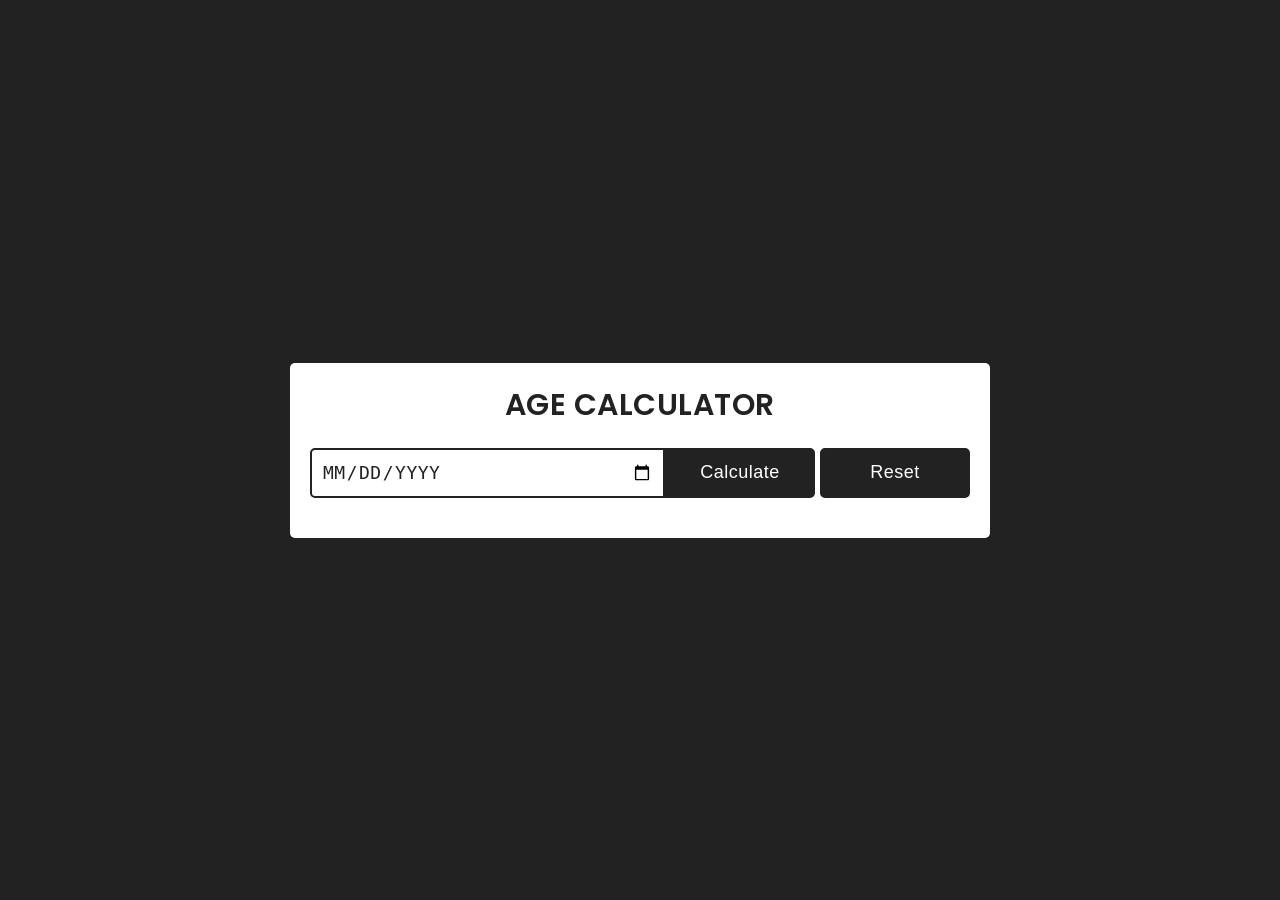
<file: Age-Calculator/index.html>
<!DOCTYPE html>
<html lang="en">
  <!-- head -->
  <head>  
    <!-- meta tags for character set and viewport -->
    <meta charset="UTF-8" />
    <meta name="viewport" content="width=device-width, initial-scale=1.0" />
    <!-- link to the external stylesheet -->
    <link rel="stylesheet" href="./CSS/style.css" />
    <!-- title of the page -->
    <title>Age Calculator</title>
  </head> 
  <!-- body -->
  <body>
    <!-- calculator section -->
    <section class="calculator"> 
      <!-- calculator title -->
      <div class="calculator-title">
        <h1>age calculator</h1>
      </div>
      <!-- calculator center -->
      <div class="calculator-center">
        <form>
          <input type="date" id="dob" />
          <button type="button" class="calculate-btn btn" id="calculate-btn">
            calculate
          </button>
          <button type="reset" class="reset-btn btn" id="reset-btn">
            reset
          </button>
        </form>
        <p class="result hide" id="result">
          Your age is <span id="years"></span> years
          <span id="months"></span> months <span id="days"></span> days.
        </p>
      </div>
    </section>
    
    <!-- link to external javascript file -->
    <script src="./JS/script.js"></script>
  </body>
</html>
</file>
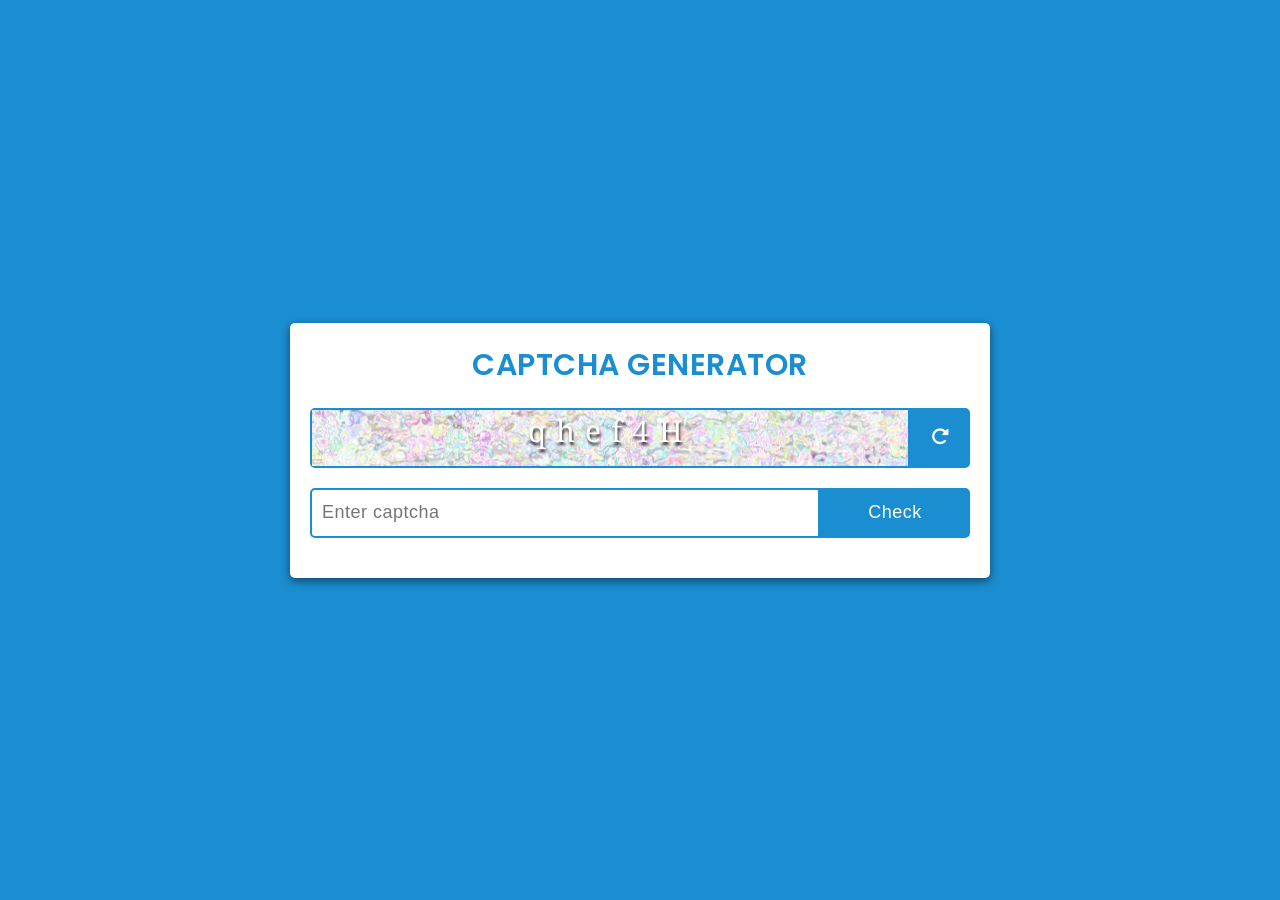
<file: Captcha-Generator/index.html>
<!DOCTYPE html>
<html lang="en">
  <!-- head --> 
  <head>
    <!-- meta tags for character set and viewport -->
    <meta charset="UTF-8" />
    <meta name="viewport" content="width=device-width, initial-scale=1.0" />
    <!-- link to font awesome library for icons -->
    <link
      rel="stylesheet"
      href="https://cdnjs.cloudflare.com/ajax/libs/font-awesome/6.4.2/css/all.min.css"
      integrity="sha512-z3gLpd7yknf1YoNbCzqRKc4qyor8gaKU1qmn+CShxbuBusANI9QpRohGBreCFkKxLhei6S9CQXFEbbKuqLg0DA=="
      crossorigin="anonymous"
      referrerpolicy="no-referrer"
    />
    <!-- link to the external stylesheet -->
    <link rel="stylesheet" href="./CSS/style.css" />
    <!-- title of the page -->
    <title>Captcha Generator</title>
  </head>
  <!-- body -->
  <body> 
    <!-- captcha section -->
    <section class="captcha">
      <!-- captcha title -->
      <div class="captcha-title">
        <h1>captcha generator</h1> 
      </div>
      <!-- captcha center -->
      <div class="captcha-center">
        <div class="captcha-area">
          <div>
            <img src="./assets/captcha-bg.png" alt="captcha background" />
            <span class="captcha-text" id="captcha-text"></span>
          </div>
          <button type="button" class="reload-btn btn" id="reload-btn">
            <i class="fas fa-redo-alt"></i>
          </button>
        </div>
        <form>
          <input type="text" placeholder="Enter captcha" id="input-captcha" />
          <button type="button" id="check-btn" class="check-btn btn">
            check
          </button>
        </form>
        <p class="status-text hide" id="status-text"></p>
      </div>
    </section>
    <!-- link to external javascript file -->
    <script src="./JS/script.js"></script>
  </body>
</html>
</file>
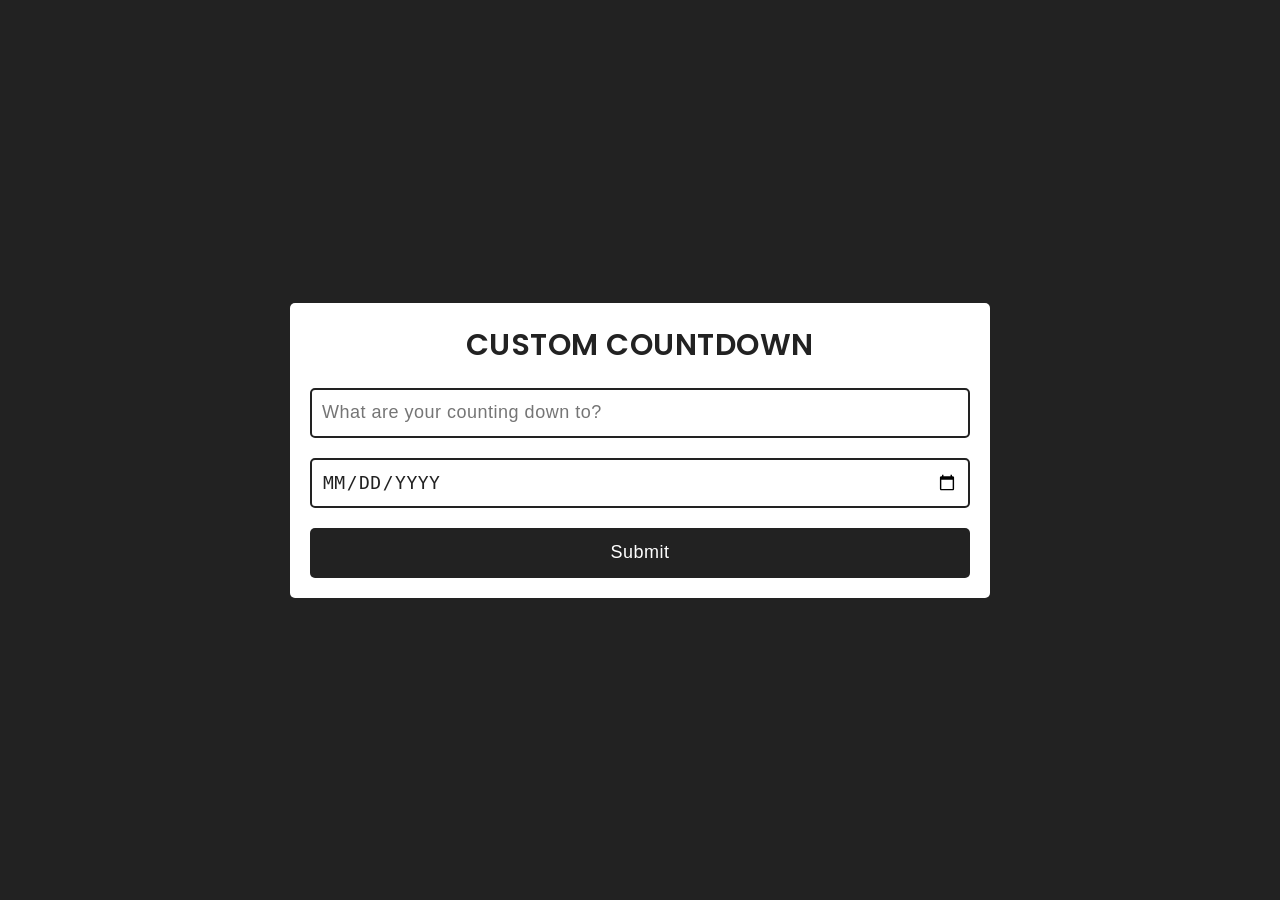
<file: Custom-Countdown/index.html>
<!DOCTYPE html>
<html lang="en">
  <!-- head -->
  <head>
    <!-- meta tags for character set and viewport -->
    <meta charset="UTF-8" />
    <meta name="viewport" content="width=device-width, initial-scale=1.0" />
    <!-- link to font awesome library for icons -->
    <link
      rel="stylesheet"
      href="https://cdnjs.cloudflare.com/ajax/libs/font-awesome/6.4.2/css/all.min.css"
      integrity="sha512-z3gLpd7yknf1YoNbCzqRKc4qyor8gaKU1qmn+CShxbuBusANI9QpRohGBreCFkKxLhei6S9CQXFEbbKuqLg0DA=="
      crossorigin="anonymous"
      referrerpolicy="no-referrer"
    />
    <!-- link to the external stylesheet -->
    <link rel="stylesheet" href="./CSS/style.css" />
    <!-- title of the page -->
    <title>Custom Countdown</title>
  </head>
  <!-- body -->
  <body>
    <!--countdown setter section  -->
    <section class="countdown-setter" id="countdown-setter">
      <!-- countdown setter title -->
      <div class="countdown-setter-title">
        <h1>custom countdown</h1>
      </div>
      <!-- countdown setter center -->
      <div class="countdown-setter-center">
        <form>
          <input
            type="text"
            placeholder="What are your counting down to?"
            id="input-text"
            class="input-text"
          />
          <input type="date" id="input-date" class="input-date" />
          <button type="button" class="submit-btn btn" id="submit-btn">
            submit
          </button>
        </form>
      </div>
    </section>

    <!-- countdown time section -->
    <section class="countdown-time hide" id="countdown-time">
      <!-- countdown time title -->
      <div class="countdown-time-title">
        <h1 id="countdown-time-title"></h1>
      </div>
      <!-- countdown time center -->
      <div class="countdown-time-center">
        <div>
          <div><span>30</span>days</div>
          <div><span>12</span>hours</div>
          <div><span>65</span>minutes</div>
          <div><span>43</span>seconds</div>
        </div>
        <button type="button" class="reset-btn btn" id="reset-btn">
          reset
        </button>
      </div>
    </section>

    <!-- countdown complete section -->
    <section class="countdown-complete hide" id="countdown-complete">
      <!-- countdown complete center -->
      <div class="countdown-complete-center">
        <p>countdown is completed!</p>
        <button id="new-btn" class="new-btn btn">new countdown</button>
      </div>
    </section>

    <div class="loader hide" id="loader"></div>

    <!-- link to external javascript file -->
    <script src="./JS/script.js"></script>
  </body>
</html>
</file>
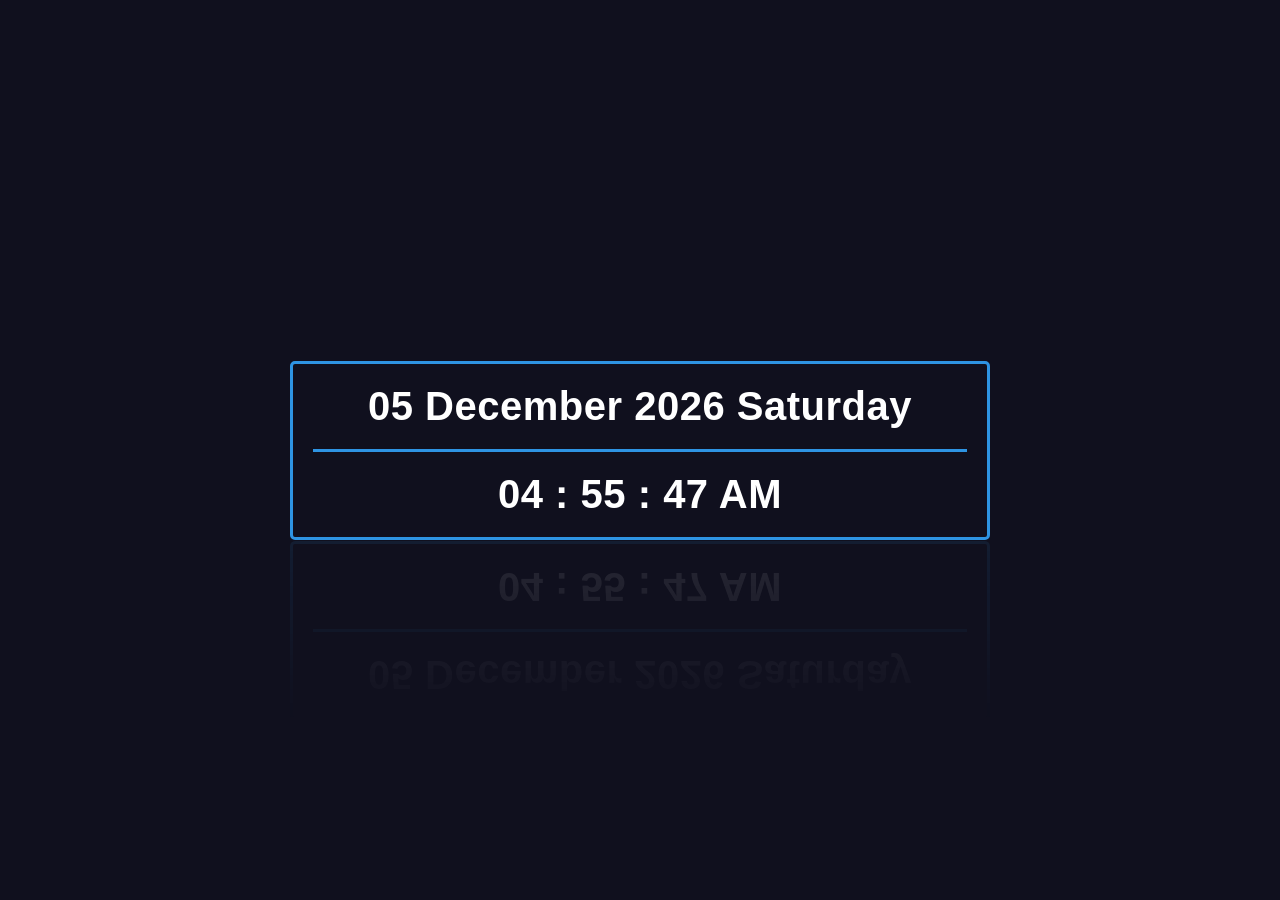
<file: Digital-Clock/index.html>
<!DOCTYPE html>
<html lang="en">
  <!-- head -->
  <head>
    <!-- meta tags for character set and viewport -->
    <meta charset="UTF-8" />
    <meta name="viewport" content="width=device-width, initial-scale=1.0" />
    <!-- link to the external stylesheet -->
    <link rel="stylesheet" href="./CSS/style.css" />
    <!-- title of the page -->
    <title>Digital Clock</title>
  </head>
  <!-- body -->
  <body>
    <!-- digital clock section -->   
    <section class="digital-clock">
      <!-- digital clock center -->
      <div class="digital-clock-center">
        <div class="date">
          <span id="day-number"></span>
          <span id="month"></span>
          <span id="year"></span>
          <span id="day-name"></span>
        </div>
        <div class="time">
          <span id="hour"></span> : 
          <span id="minute"></span> :
          <span id="second"></span>
          <span id="period"></span>
        </div>
      </div>
    </section>

    <!-- link to external javascript file -->
    <script src="./JS/script.js"></script>
  </body>
</html>
</file>
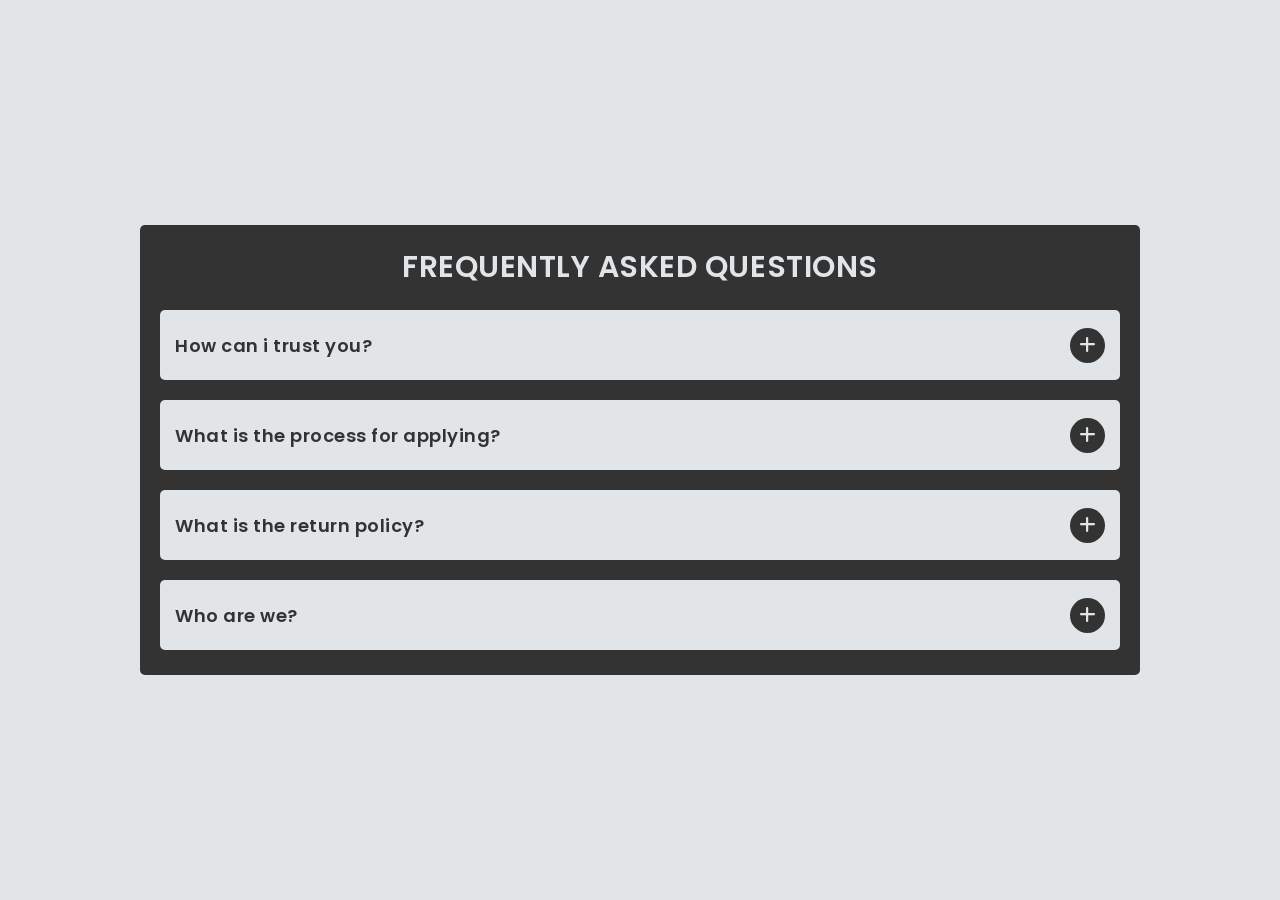
<file: FAQ-Accordian/index.html>
<!DOCTYPE html>
<html lang="en">
  <!-- head -->
  <head>
    <!-- meta tags for character set and viewport -->
    <meta charset="UTF-8" />
    <meta name="viewport" content="width=device-width, initial-scale=1.0" />
    <!-- link to font awesome library for icons -->
    <link
      rel="stylesheet"
      href="https://cdnjs.cloudflare.com/ajax/libs/font-awesome/6.4.2/css/all.min.css"
      integrity="sha512-z3gLpd7yknf1YoNbCzqRKc4qyor8gaKU1qmn+CShxbuBusANI9QpRohGBreCFkKxLhei6S9CQXFEbbKuqLg0DA=="
      crossorigin="anonymous"
      referrerpolicy="no-referrer"
    />
    <!-- link to the external stylesheet -->
    <link rel="stylesheet" href="./CSS/style.css" />
    <!-- title of the page -->
    <title>FAQ Accordian</title>
  </head>
  <!-- body -->
  <body>
    <!-- FAQ section -->
    <section class="faq">
      <!-- FAQ title -->
      <div class="faq-title">
        <h1>frequently asked questions</h1>
      </div>
      <!-- FAQ center -->
      <div class="faq-center">
        <!-- question 1 -->
        <article class="question">
          <div class="question-text">
            <p>How can i trust you?</p>
            <button type="button" class="plus-btn">
              <i class="fa-solid fa-plus"></i>
            </button>
            <button type="button" class="minus-btn">
              <i class="fa-solid fa-minus"></i>
            </button>
          </div>
          <div class="answer-text">
            <p>
              Lorem ipsum dolor sit amet consectetur adipisicing elit. Totam,
              vel autem consectetur eius quidem quasi. Iusto eveniet deserunt
              unde exercitationem!
            </p>
          </div>
        </article>
        <!-- question 2 -->
        <article class="question">
          <div class="question-text">
            <p>What is the process for applying?</p>
            <button type="button" class="plus-btn">
              <i class="fa-solid fa-plus"></i>
            </button>
            <button type="button" class="minus-btn">
              <i class="fa-solid fa-minus"></i>
            </button>
          </div>
          <div class="answer-text">
            <p>
              Lorem ipsum dolor sit amet consectetur adipisicing elit. Totam,
              vel autem consectetur eius quidem quasi. Iusto eveniet deserunt
              unde exercitationem!
            </p>
          </div>
        </article>
        <!-- question 3 -->
        <article class="question">
          <div class="question-text">
            <p>What is the return policy?</p>
            <button type="button" class="plus-btn">
              <i class="fa-solid fa-plus"></i>
            </button>
            <button type="button" class="minus-btn">
              <i class="fa-solid fa-minus"></i>
            </button>
          </div>
          <div class="answer-text">
            <p>
              Lorem ipsum dolor sit amet consectetur adipisicing elit. Totam,
              vel autem consectetur eius quidem quasi. Iusto eveniet deserunt
              unde exercitationem!
            </p>
          </div>
        </article>
        <!-- question 4 -->
        <article class="question">
          <div class="question-text">
            <p>Who are we?</p>
            <button type="button" class="plus-btn">
              <i class="fa-solid fa-plus"></i>
            </button>
            <button type="button" class="minus-btn">
              <i class="fa-solid fa-minus"></i>
            </button>
          </div>
          <div class="answer-text">
            <p>
              Lorem ipsum dolor sit amet consectetur adipisicing elit. Totam,
              vel autem consectetur eius quidem quasi. Iusto eveniet deserunt
              unde exercitationem!
            </p>
          </div>
        </article>
      </div>
    </section>
    <!-- link to external javascript file -->
    <script src="./JS/script.js"></script>
  </body>
</html>
</file>
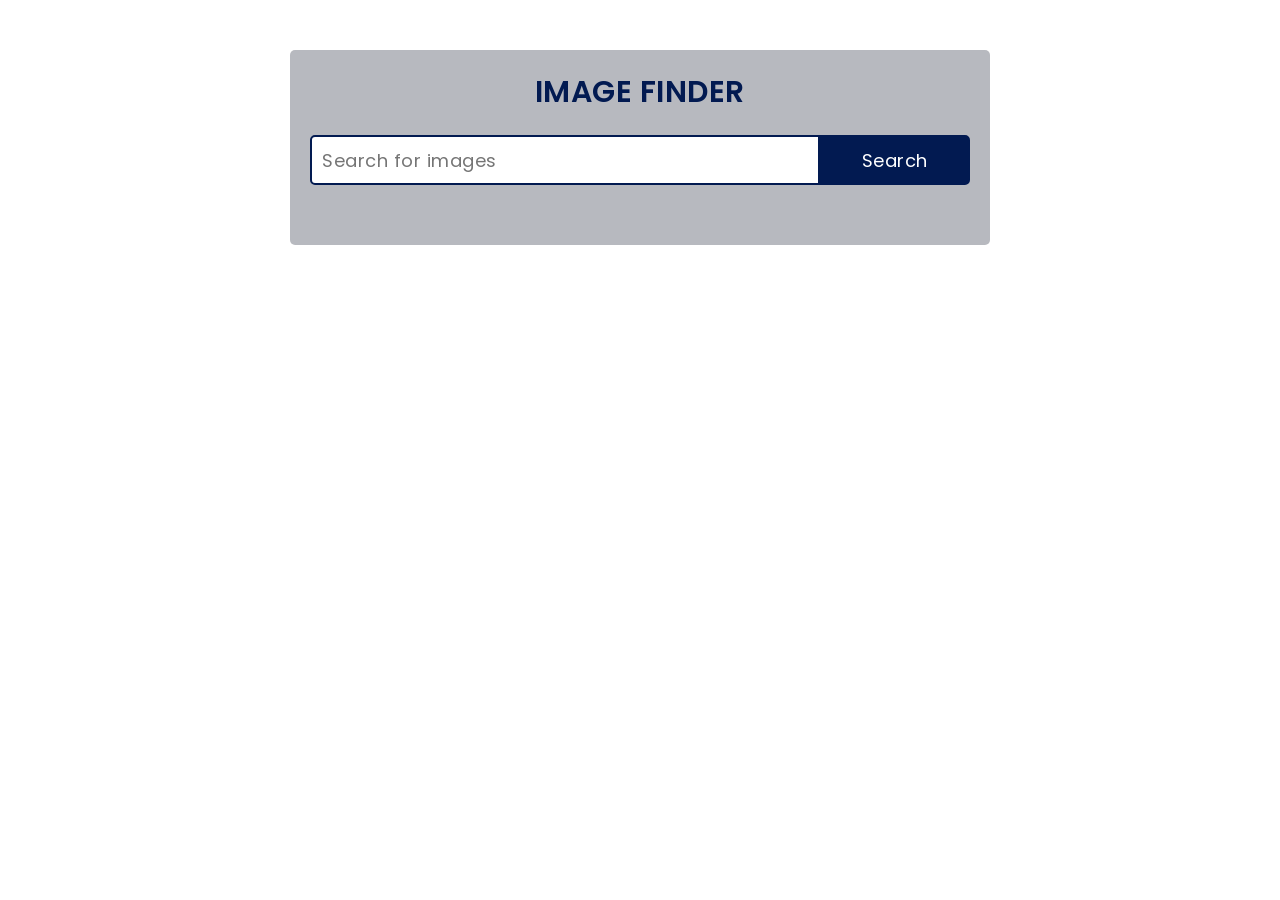
<file: Image-Finder/index.html>
<!DOCTYPE html>
<html lang="en">
  <!-- head -->
  <head>
    <!-- meta tags for character set and viewport -->
    <meta charset="UTF-8" />
    <meta name="viewport" content="width=device-width, initial-scale=1.0" />
    <!-- link to the external stylesheet -->
    <link rel="stylesheet" href="./CSS/style.css" />
    <!-- title of the page -->
    <title>Image Finder</title>
  </head>
  <!-- body -->
  <body>
    <!-- image finder section -->
    <section class="image-finder">
      <!-- image finder title -->
      <div class="image-finder-title">
        <h1>image finder</h1>
      </div>
      <!-- image finder center -->
      <div class="image-finder-center">
        <form>
          <input type="text" id="input-text" placeholder="Search for images" />
          <button type="button" class="search-btn btn" id="search-btn">
            search
          </button>
        </form>
        <div class="results" id="results"></div>
        <div class="show-more-btn-container">
          <button type="button" class="show-more-btn btn" id="show-more-btn">
            show more
          </button>
        </div>
      </div>
    </section>
    <!-- link to external javascript file -->
    <script src="./JS/script.js"></script>
  </body>
</html>
</file>
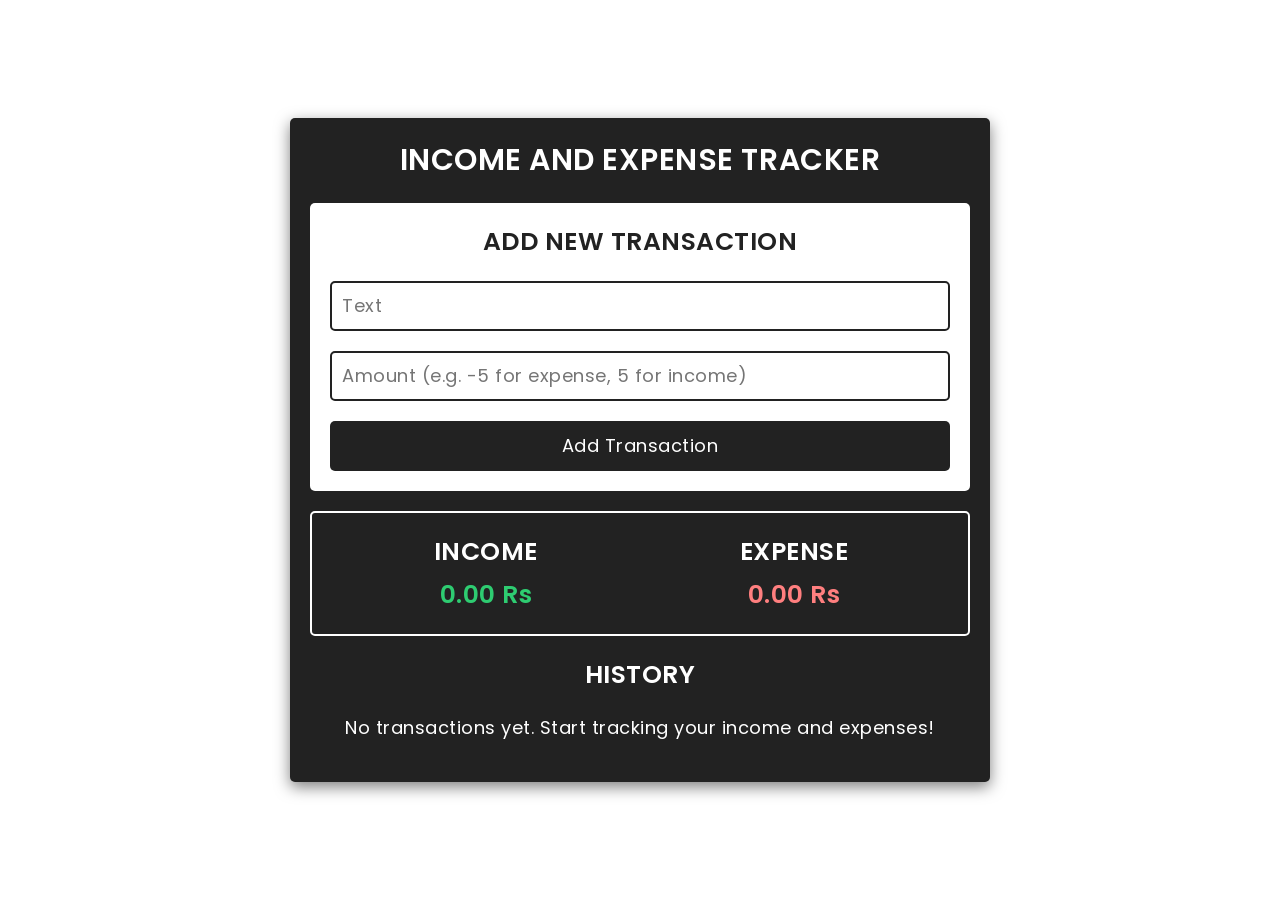
<file: Income-And-Expense-Tracker/index.html>
<!DOCTYPE html>
<html lang="en">
  <!-- head -->
  <head>
    <!-- meta tags for character set and viewport -->
    <meta charset="UTF-8" />
    <meta name="viewport" content="width=device-width, initial-scale=1.0" />
    <!-- link to the external stylesheet -->
    <link rel="stylesheet" href="./CSS/style.css" />
    <!-- title of the page -->
    <title>Income And Expense Tracker</title>
  </head>
  <!-- body -->
  <body>
    <!-- tracker section -->
    <section class="tracker">
      <!-- tracker title -->
      <div class="tracker-title">
        <h1>income and expense tracker</h1>
      </div>
      <!-- tracker center -->
      <div class="tracker-center">
        <div class="new-transaction">
          <h2>add new transaction</h2>
          <form>
            <input type="text" id="input-text" placeholder="Text" />

            <input
              type="number"
              id="input-amt"
              placeholder="Amount (e.g. -5 for expense, 5 for income)"
            />

            <button type="button" class="add-btn" id="add-btn">
              add transaction
            </button>
          </form>
        </div>
        <div class="inc-exp">
          <div class="inc">
            <h2>income</h2>
            <span id="inc-amt" class="plus">0.00 Rs</span>
          </div>
          <div class="exp">
            <h2>expense</h2>
            <span id="exp-amt" class="minus">0.00 Rs</span>
          </div>
        </div>

        <div class="history">
          <h2>history</h2>
          <p class="hide no-transaction-msg" id="no-transaction-msg">No transactions yet. Start tracking your income and expenses!</p>
          <ul class="history-list" id="history-list"></ul>
        </div>
      </div>
    </section>
    <!-- link to external javascript file -->
    <script src="./JS/script.js"></script>
  </body>
</html>
</file>
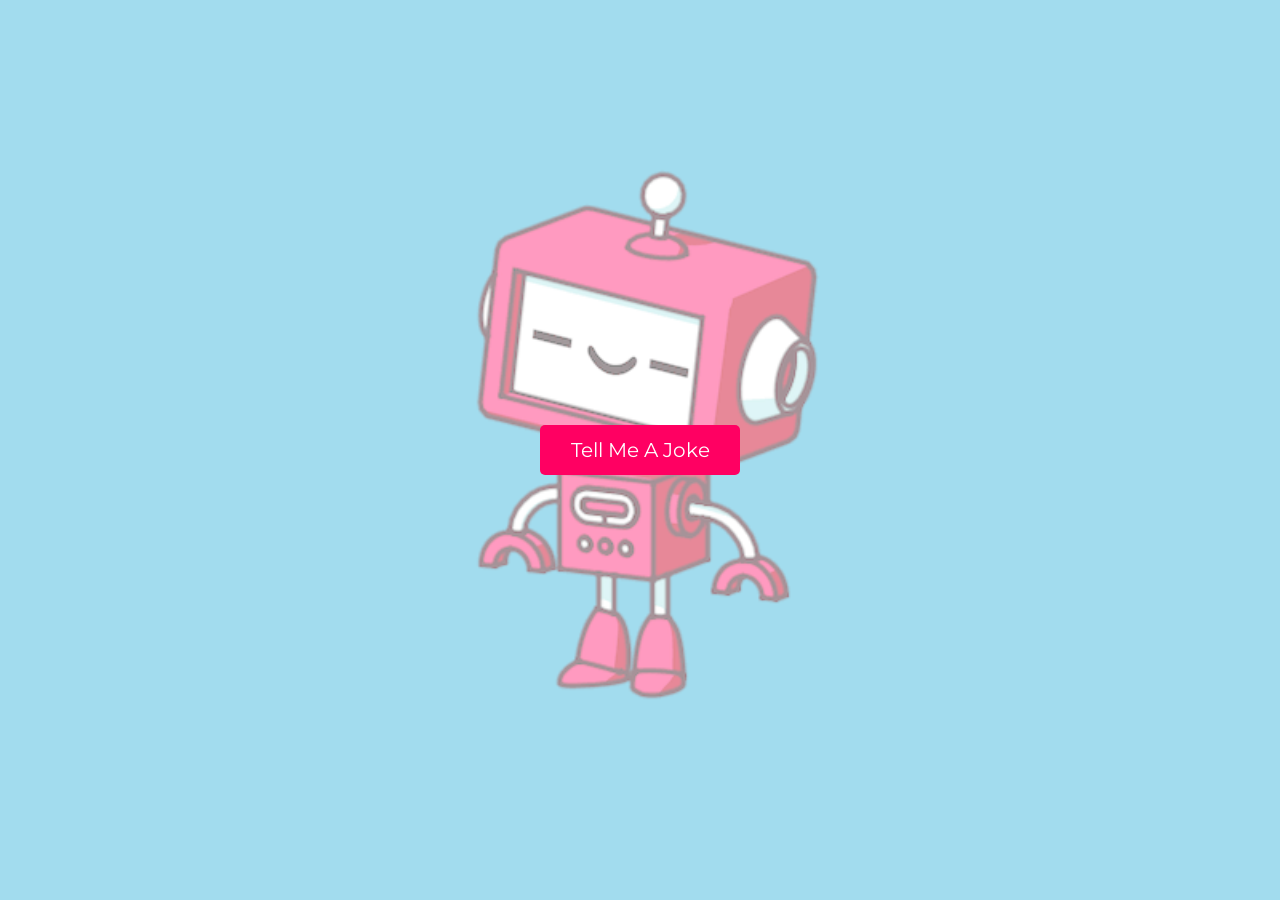
<file: Joke-Teller/index.html>
<!DOCTYPE html>
<html lang="en">
  <!-- head -->
  <head>
    <!-- meta tags for character set and viewport -->
    <meta charset="UTF-8" />
    <meta name="viewport" content="width=device-width, initial-scale=1.0" />
    <!-- link to the external stylesheet -->
    <link rel="stylesheet" href="./CSS/style.css" />
    <!-- title of the page -->
    <title>Joke Teller</title>
  </head>
  <!-- body -->
  <body>
    <button id="tell-btn" class="tell-btn">tell me a joke</button>
    <audio id="audio" controls hidden></audio>

    <!-- Link to external JavaScript file -->
    <script src="./voiceRSS.js"></script>
    <script src="./JS/script.js"></script>
  </body>
</html>
</file>
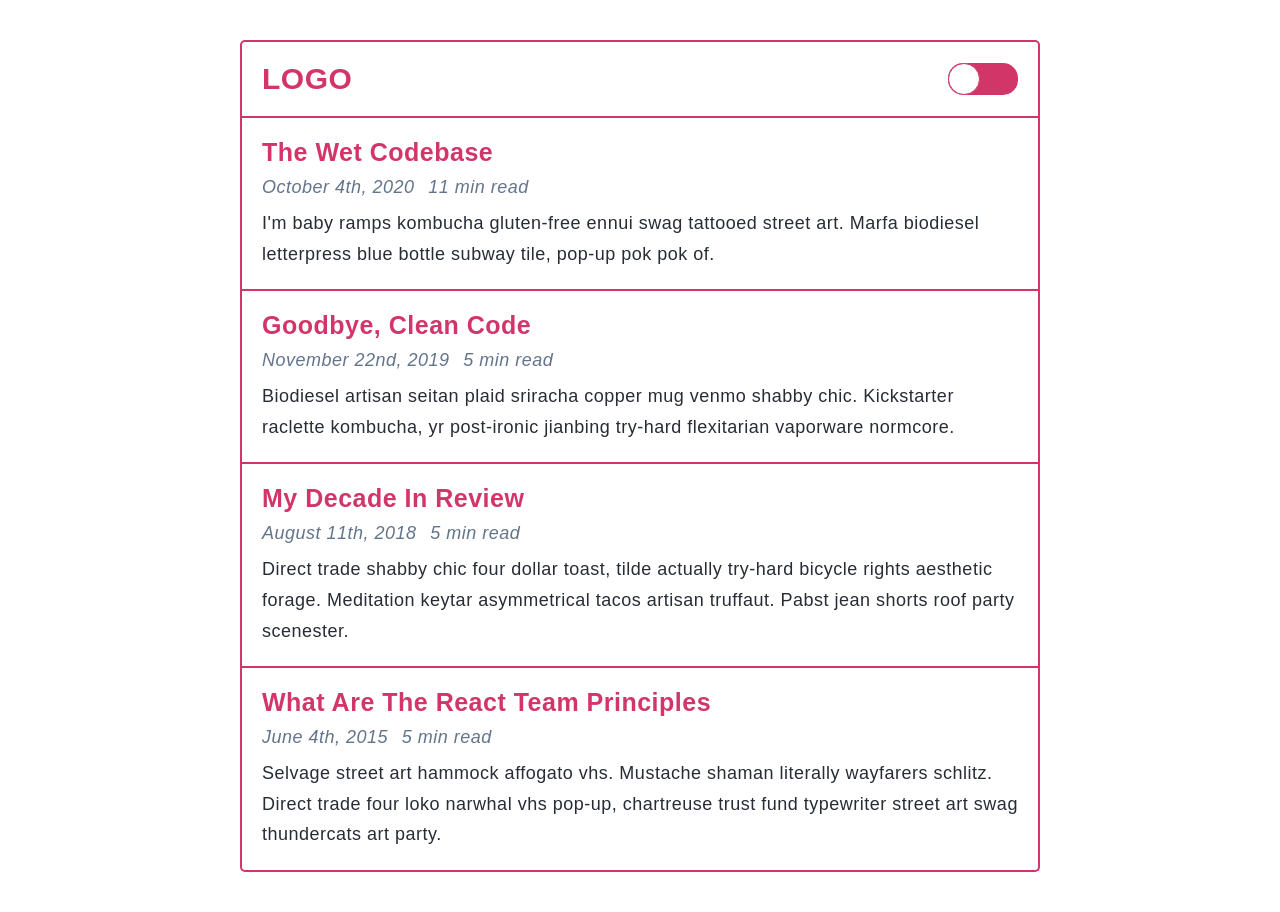
<file: Light-Dark-Theme-Toggle/index.html>
<!DOCTYPE html>
<html lang="en">
  <!-- head -->
  <head>
    <!-- meta tags for character set and viewport -->
    <meta charset="UTF-8" />
    <meta name="viewport" content="width=device-width, initial-scale=1.0" />
    <!-- link to the external stylesheet -->
    <link rel="stylesheet" href="./CSS/style.css" />
    <!-- title of the page -->
    <title>Light/Dark Theme Toggle</title>
  </head>
  <!-- body -->
  <body>
    <nav>
      <span>logo</span>
      <input type="checkbox" class="theme-toggle-btn" id="theme-toggle-btn" />
    </nav>
    <!-- posts section -->
    <section class="posts">
      <article class="post">
        <h2>the wet codebase</h2>
        <div class="post-info">
          <span>October 4th, 2020</span>
          <span>11 min read</span>
        </div>
        <p>
          I'm baby ramps kombucha gluten-free ennui swag tattooed street art.
          Marfa biodiesel letterpress blue bottle subway tile, pop-up pok pok
          of.
        </p>
      </article>
      <article class="post">
        <h2>goodbye, clean code</h2>
        <div class="post-info">
          <span>November 22nd, 2019</span>
          <span>5 min read</span>
        </div>
        <p>
          Biodiesel artisan seitan plaid sriracha copper mug venmo shabby chic.
          Kickstarter raclette kombucha, yr post-ironic jianbing try-hard
          flexitarian vaporware normcore.
        </p>
      </article>
      <article class="post">
        <h2>my decade in review</h2>
        <div class="post-info">
          <span>August 11th, 2018</span>
          <span>5 min read</span>
        </div>
        <p>
          Direct trade shabby chic four dollar toast, tilde actually try-hard
          bicycle rights aesthetic forage. Meditation keytar asymmetrical tacos
          artisan truffaut. Pabst jean shorts roof party scenester.
        </p>
      </article>
      <article class="post">
        <h2>what are the react team principles</h2>
        <div class="post-info">
          <span>June 4th, 2015</span>
          <span>5 min read</span>
        </div>
        <p>
          Selvage street art hammock affogato vhs. Mustache shaman literally
          wayfarers schlitz. Direct trade four loko narwhal vhs pop-up,
          chartreuse trust fund typewriter street art swag thundercats art
          party.
        </p>
      </article>
    </section>

    <!-- Link to external JavaScript file -->
    <script src="./script.js"></script>
  </body>
</html>
</file>
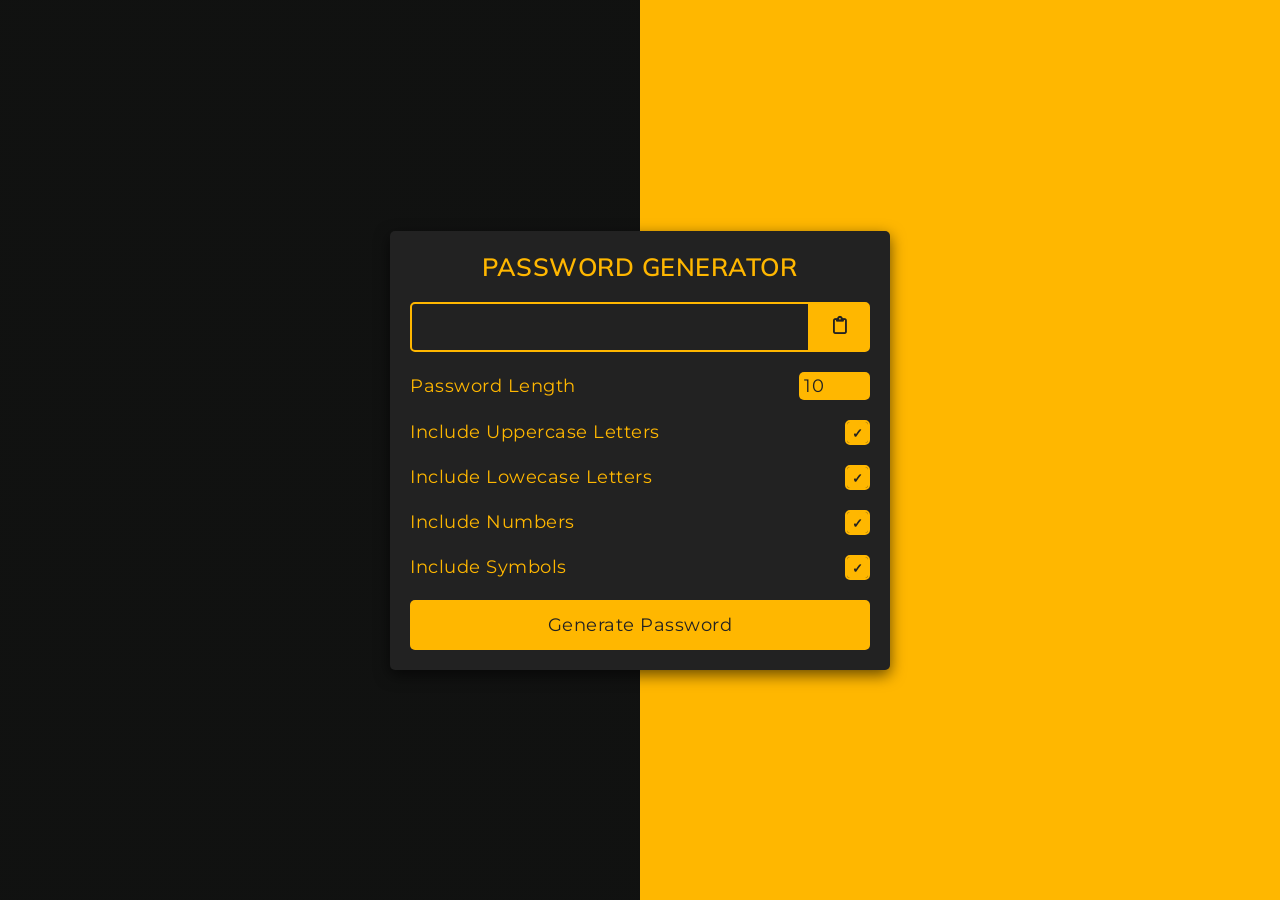
<file: Password-Generator/index.html>
<!DOCTYPE html>
<html lang="en">
  <!-- head -->
  <head>
    <!-- meta tags for character set and viewport -->
    <meta charset="UTF-8" />
    <meta name="viewport" content="width=device-width, initial-scale=1.0" />
    <!-- link to font awesome library for icons -->
    <link
      rel="stylesheet"
      href="https://cdnjs.cloudflare.com/ajax/libs/font-awesome/6.4.2/css/all.min.css"
      integrity="sha512-z3gLpd7yknf1YoNbCzqRKc4qyor8gaKU1qmn+CShxbuBusANI9QpRohGBreCFkKxLhei6S9CQXFEbbKuqLg0DA=="
      crossorigin="anonymous"
      referrerpolicy="no-referrer"
    />
    <!-- link to the external stylesheet -->
    <link rel="stylesheet" href="./CSS/style.css" />
    <!-- title of the page -->
    <title>Password Generator</title>
  </head>
  <!-- body -->
  <body>
    <!-- generator section -->
    <section class="generator">
      <!-- generator title -->
      <div class="generator-title">
        <h1>password generator</h1>
      </div>
      <!-- generator center -->
      <div class="generator-center">
        <div class="result-container">
          <input type="text" class="result" id="result" disabled>
          <button type="button" class="clipboard-btn" id="clipboard-btn">
            <i class="far fa-clipboard"></i>
            <i class="fa fa-check"></i>
          </button>
        </div>
        <form>
          <div class="setting">
            <label>password length</label>
            <input type="number" id="length" min="4" max="30" value="10" />
          </div>
          <div class="setting">
            <label>include uppercase letters</label>
            <input type="checkbox" id="uppercase-letters" checked />
          </div>
          <div class="setting">
            <label>include lowecase letters</label>
            <input type="checkbox" id="lowercase-letters" checked />
          </div>
          <div class="setting">
            <label>include numbers</label>
            <input type="checkbox" id="numbers" checked />
          </div>
          <div class="setting">
            <label>include symbols</label>
            <input type="checkbox" id="symbols" checked />
          </div>
          <button type="button" class="generate-pwd-btn" id="generate-pwd-btn">
            generate password
          </button>
        </form>
        
      </div>
    </section>
    <!-- link to external javascript file -->
    <script src="./JS/script.js"></script>
  </body>
</html>
</file>
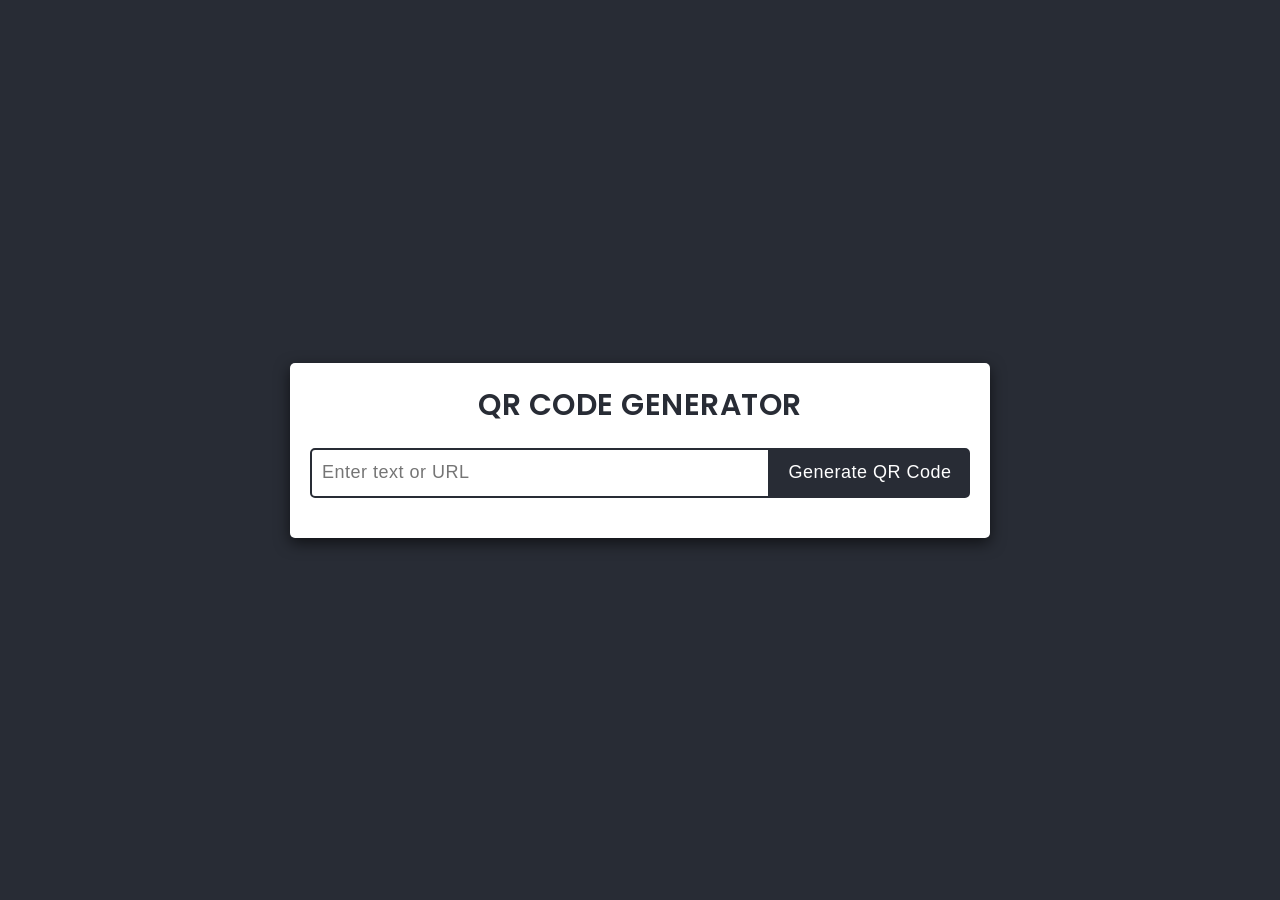
<file: QR-Code-Generator/index.html>
<!DOCTYPE html>
<html lang="en">
  <!-- head -->
  <head>
    <!-- meta tags for character set and viewport -->
    <meta charset="UTF-8" />
    <meta name="viewport" content="width=device-width, initial-scale=1.0" />
    <!-- link to the external stylesheet -->
    <link rel="stylesheet" href="./CSS/style.css" />
    <!-- title of the page -->
    <title>QR Code Generator</title>
  </head>
  <!-- body -->
  <body>
    <!-- QR code section -->
    <section class="qr-code">
      <!-- QR code title -->
      <div class="qr-code-title">
        <h1>QR code generator</h1>
      </div>
      <!-- QR code center -->
      <div class="qr-code-center">
        <form>
          <input type="text" placeholder="Enter text or URL" id="input-text" />
          <button type="button" class="generate-btn" id="generate-btn">
            generate QR code
          </button>
        </form>
        <div>
          <img alt="QR code image" id="qr-code-img" class="qr-code-img hide" />
        </div>
      </div>
    </section>
    <!-- link to external javascript file -->
    <script src="./JS/script.js"></script>
  </body>
</html>
</file>
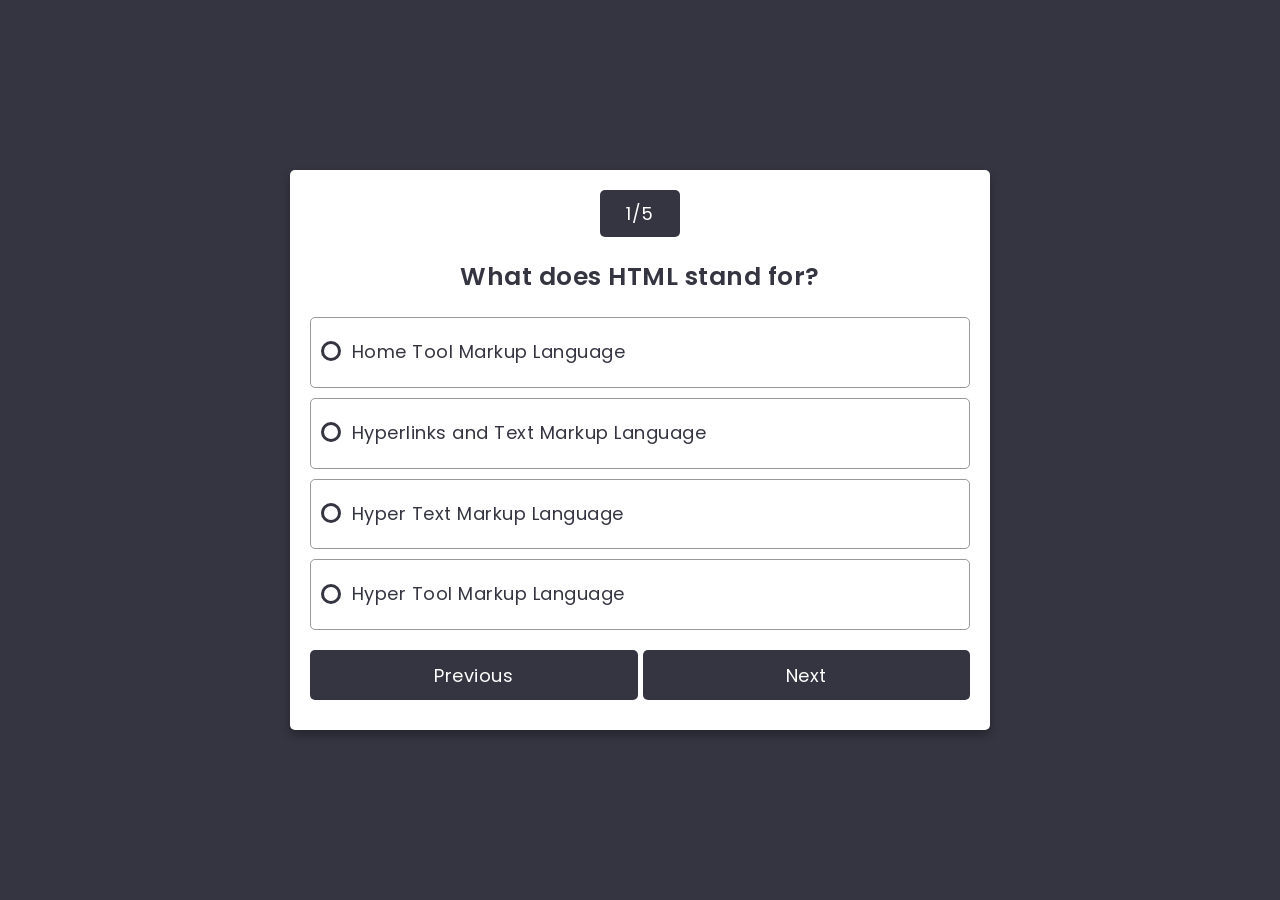
<file: Quiz-App/index.html>
<!DOCTYPE html>
<html lang="en">
  <!-- head -->
  <head>
    <!-- meta tags for character set and viewport -->
    <meta charset="UTF-8" />
    <meta name="viewport" content="width=device-width, initial-scale=1.0" />
    <!-- link to the external stylesheet -->
    <link rel="stylesheet" href="./CSS/style.css" />
    <!-- title of the page -->
    <title>Quiz App</title>
  </head>
  <!-- body -->
  <body>
    <!-- quiz section -->
    <section class="quiz" id="quiz">
      <!-- quiz center -->
      <div class="quiz-center">
        <span id="question-no" class="question-no"></span>
        <p id="question" class="question"></p>
        <ul id="options" class="options">
          <li>
            <input type="radio" name="option" id="a" class="option" />
            <label for="a" id="a-text" class="option-text"></label>
          </li>
          <li>
            <input type="radio" name="option" id="b" class="option" />
            <label for="b" id="b-text" class="option-text"></label>
          </li>
          <li>
            <input type="radio" name="option" id="c" class="option" />
            <label for="c" id="c-text" class="option-text"></label>
          </li>
          <li>
            <input type="radio" name="option" id="d" class="option" />
            <label for="d" id="d-text" class="option-text"></label>
          </li>
        </ul>
        <div class="btns">
          <button type="button" id="prev-btn">previous</button>
          <button type="button" id="next-btn">next</button>
          <button type="button" id="submit-btn" class="hide">submit</button>
        </div>
      </div>
    </section>

    <!-- result section -->
    <section class="result hide" id="result">
      <!-- result center -->
      <div class="result-center">
        <div id="result-summary" class="result-summary"></div>
        <div class="btns">
          <button type="button" id="reload-btn" onclick="location.reload()">
            reload
          </button>
          <button type="button" id="show-btn">show answers</button>
          <button type="button" id="hide-btn" class="hide">hide answers</button>
        </div>
      </div>
    </section>

    <!-- show answers section -->
    <section class="show-answers hide" id="show-answers"></section>

    <!-- link to external javascript file -->
    <script src="./JS/script.js"></script>
  </body>
</html>
</file>
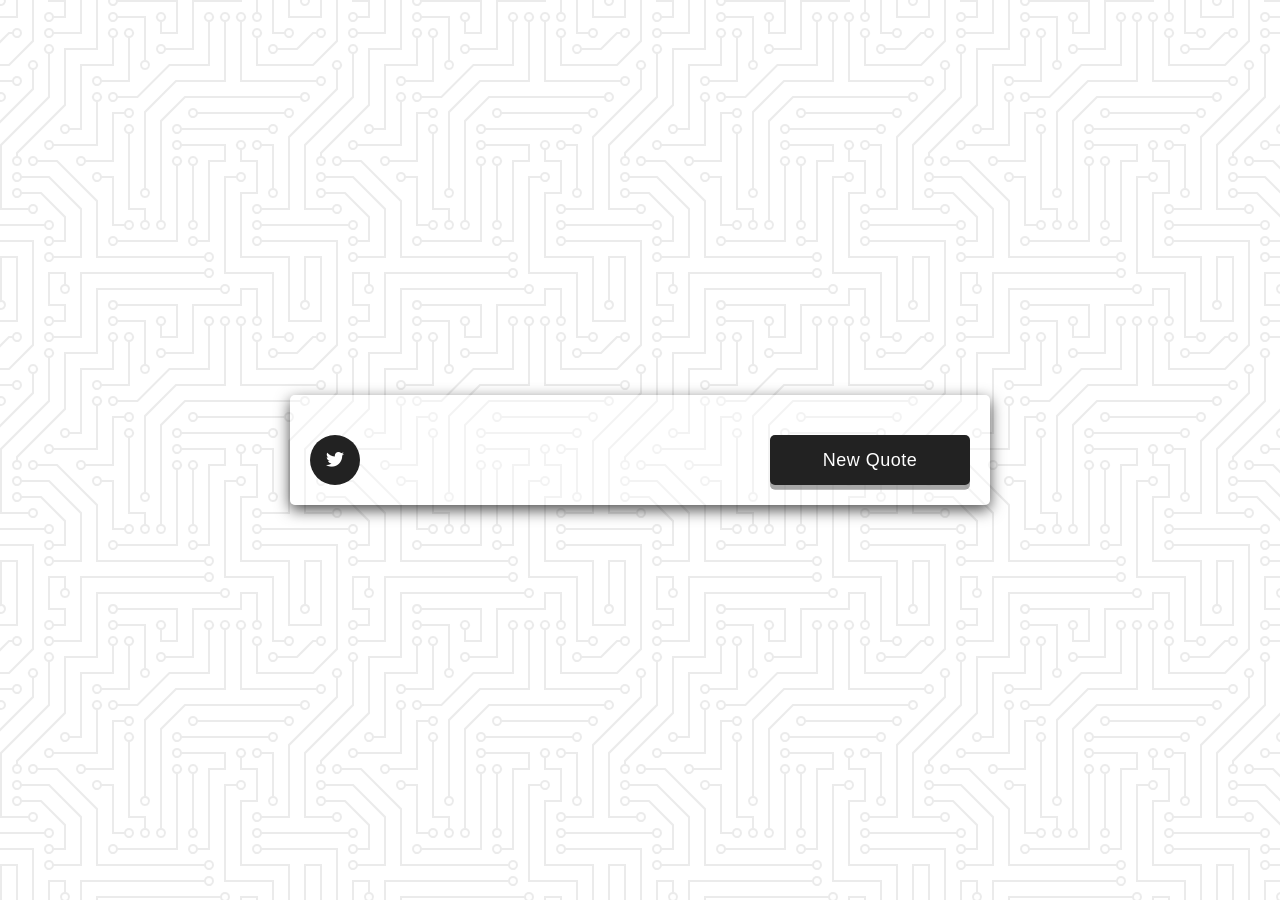
<file: Quote-Generator/index.html>
<!DOCTYPE html>
<html lang="en">
  <!-- head -->
  <head>
    <!-- meta tags for character set and viewport -->
    <meta charset="UTF-8" />
    <meta name="viewport" content="width=device-width, initial-scale=1.0" />
    <!-- link to font awesome library for icons -->
    <link
      rel="stylesheet"
      href="https://cdnjs.cloudflare.com/ajax/libs/font-awesome/6.4.2/css/all.min.css"
      integrity="sha512-z3gLpd7yknf1YoNbCzqRKc4qyor8gaKU1qmn+CShxbuBusANI9QpRohGBreCFkKxLhei6S9CQXFEbbKuqLg0DA=="
      crossorigin="anonymous"
      referrerpolicy="no-referrer"
    />
    <!-- link to the external stylesheet -->
    <link rel="stylesheet" href="./CSS/style.css" />
    <!-- title of the page -->
    <title>Quote Generator</title>
  </head>
  <!-- body -->
  <body>
    <!-- quote generator section -->
    <section class="quote-generator" id="quote-generator">
      <!-- quote generator center -->
      <div class="quote-generator-center">
        <blockquote id="quote" class="quote"></blockquote>
        <cite class="quote-author" id="quote-author"></cite>
        <div class="btns">
          <a target="_blank" class="twitter-btn btn" id="twitter-btn"
            ><i class="fab fa-twitter"></i
          ></a>
          <button type="button" class="new-quote-btn btn" id="new-quote-btn">
            new quote
          </button>
        </div>
      </div>
    </section>
    <!-- link to external javascript file -->
    <script src="./JS/script.js"></script>
  </body>
</html>
</file>
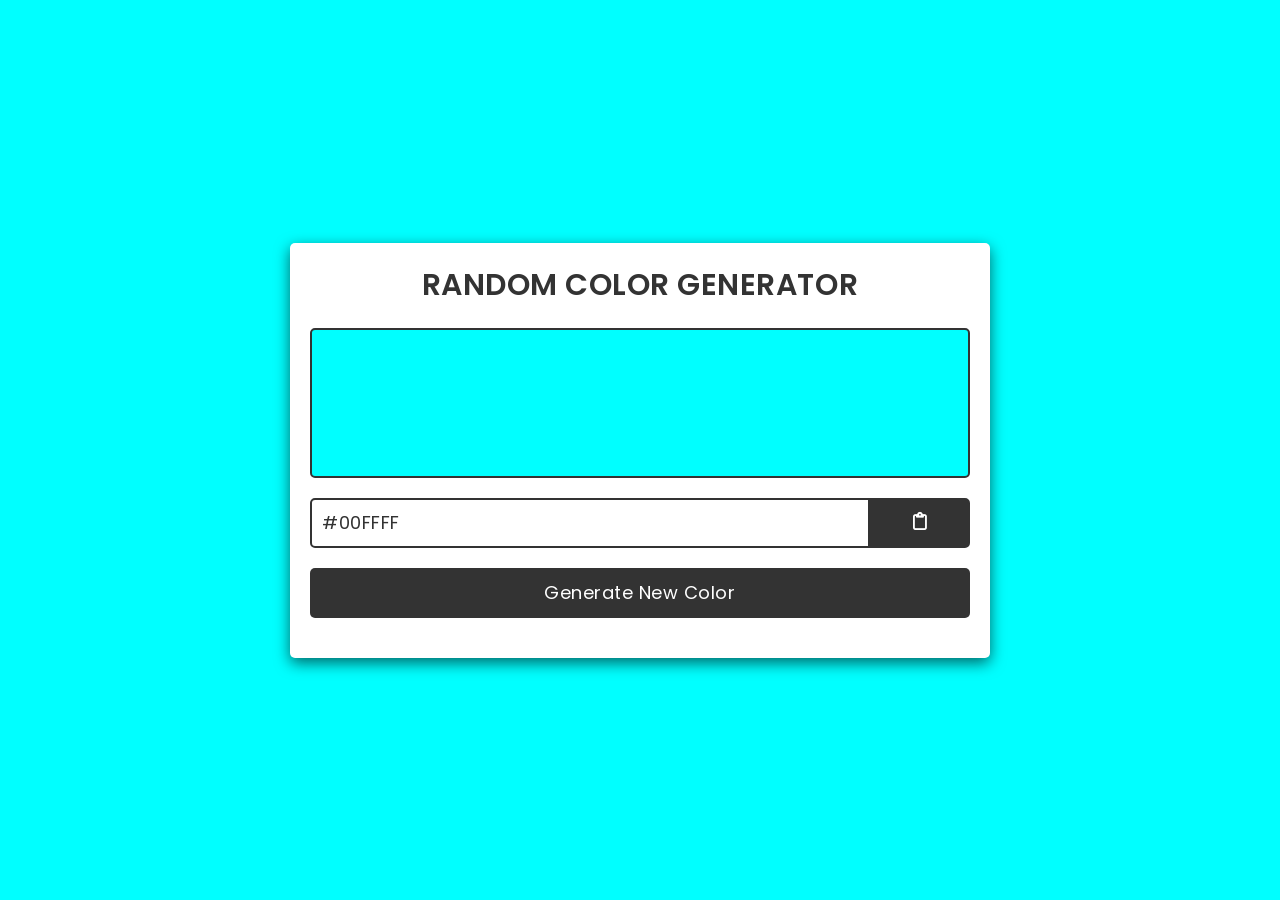
<file: Random-Color-Generator/index.html>
<!DOCTYPE html>
<html lang="en">
  <!-- head -->
  <head>
    <!-- meta tags for character set and viewport -->
    <meta charset="UTF-8" />
    <meta name="viewport" content="width=device-width, initial-scale=1.0" />
    <!-- link to font awesome library for icons -->
    <link
      rel="stylesheet"
      href="https://cdnjs.cloudflare.com/ajax/libs/font-awesome/6.4.2/css/all.min.css"
      integrity="sha512-z3gLpd7yknf1YoNbCzqRKc4qyor8gaKU1qmn+CShxbuBusANI9QpRohGBreCFkKxLhei6S9CQXFEbbKuqLg0DA=="
      crossorigin="anonymous"
      referrerpolicy="no-referrer"
    />
    <!-- link to the external stylesheet -->
    <link rel="stylesheet" href="./CSS/style.css" />
    <!-- title of the page -->
    <title>Password Generator</title>
  </head>
  <!-- body -->
  <body>
    <!-- generator section -->
    <section class="generator">
      <!-- generator title -->
      <div class="generator-title">
        <h1>random color generator</h1>
      </div>
      <!-- generator center -->
      <div class="generator-center">
        <div class="color-container" id="color-container"></div>
        <div class="color">
          <span class="color-code" id="color-code">#00ffff</span>
          <button type="button" class="clipboard-btn" id="clipboard-btn">
            <i class="far fa-clipboard"></i>
            <i class="fa fa-check"></i>
          </button>
        </div>
        <button type="button" id="generate-btn" class="generate-btn">
          generate new color
        </button>
      </div>
    </section>
    <!-- link to external javascript file -->
    <script src="./JS/script.js"></script>
  </body>
</html>
</file>
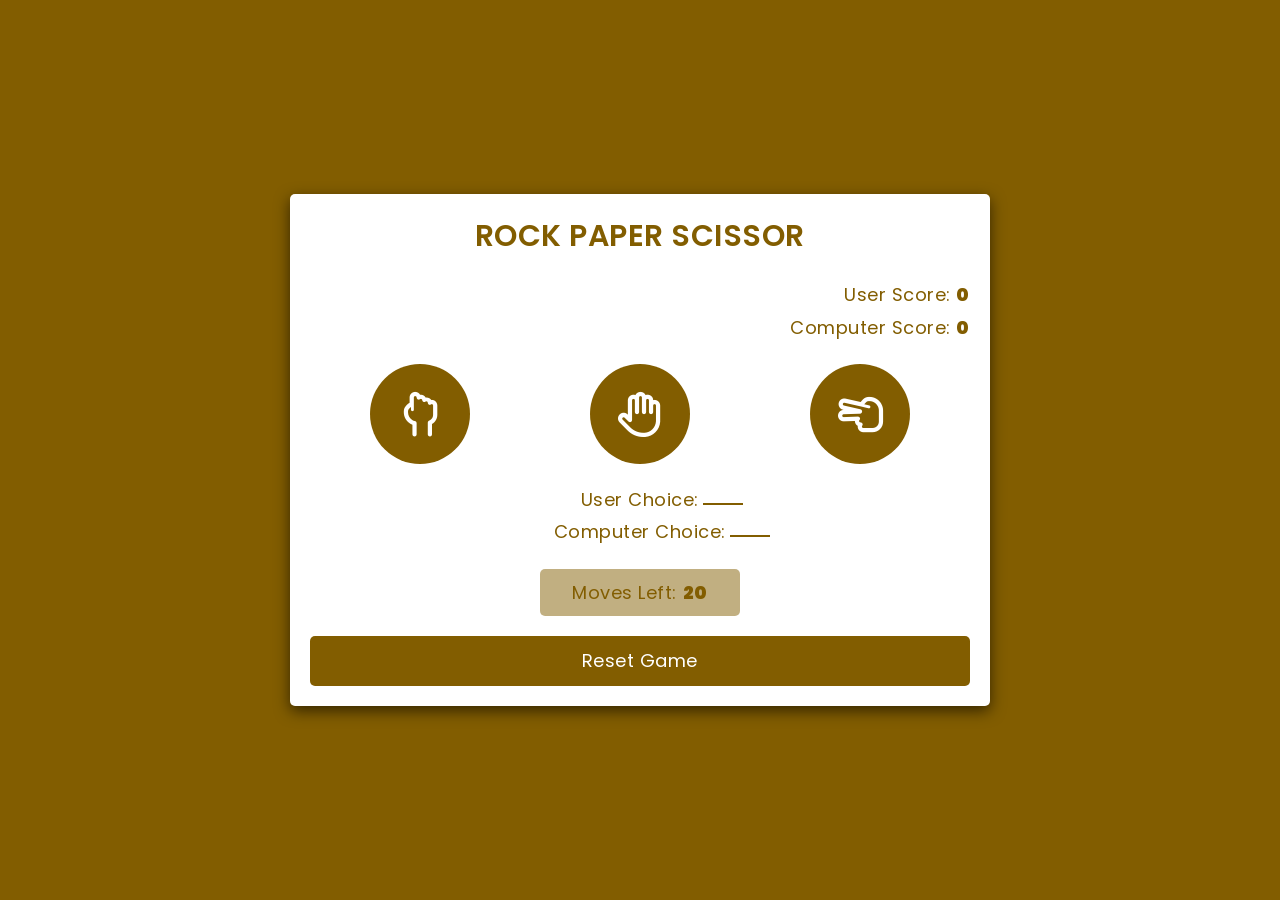
<file: Rock-Paper-Scissor/index.html>
<!DOCTYPE html>
<html lang="en">
  <!-- head -->
  <head>
    <!-- meta tags for character set and viewport -->
    <meta charset="UTF-8" />
    <meta name="viewport" content="width=device-width, initial-scale=1.0" />
    <!-- link to font awesome library for icons -->
    <link
      rel="stylesheet"
      href="https://cdnjs.cloudflare.com/ajax/libs/font-awesome/6.4.2/css/all.min.css"
      integrity="sha512-z3gLpd7yknf1YoNbCzqRKc4qyor8gaKU1qmn+CShxbuBusANI9QpRohGBreCFkKxLhei6S9CQXFEbbKuqLg0DA=="
      crossorigin="anonymous"
      referrerpolicy="no-referrer"
    />
    <!-- link to the external stylesheet -->
    <link rel="stylesheet" href="./CSS/style.css" />
    <!-- title of the page -->
    <title>Rock Paper Scissor</title>
  </head>
  <!-- body -->
  <body>
    <!-- game section -->
    <section class="game" id="game">
      <!-- game title -->
      <div class="game-title">
        <h1>rock paper scissor</h1>
      </div>
      <!-- game center -->
      <div class="game-center">
        <div class="scores">
          <div>
            user score:
            <span id="user-score">0</span>
          </div>
          <div>
            computer score:
            <span id="computer-score">0</span>
          </div>
        </div>
        <div class="weapons">
          <button type="button" class="rock weapon" id="rock">
            <i class="far fa-hand-rock"></i>
          </button>
          <button type="button" class="paper weapon" id="paper">
            <i class="far fa-hand-paper"></i>
          </button>
          <button type="button" class="scissor weapon" id="scissor">
            <i class="far fa-hand-scissors"></i>
          </button>
        </div>

        <div class="choices">
          <div>
            user choice:
            <span id="user-choice" class="choice"></span>
          </div>
          <div>
            computer choice:
            <span id="computer-choice" class="choice"></span>
          </div>
        </div>

        <div class="moves-left">
          moves left: <span id="moves-left-value">20</span>
        </div>

        <button type="button" class="btn" id="reset-game-btn">
          reset game
        </button>
      </div>
    </section>

    <!-- game result section -->
    <section class="game-result hide" id="game-result">
      <!-- game result center -->
      <div class="game-result-center">
        <div class="final-scores">
          <div>
            your score:
            <span id="final-user-score">0</span>
          </div>
          <div>
            computer score:
            <span id="final-computer-score">0</span>
          </div>
        </div>
        <div class="winner">
          <span id="winner"></span>
        </div>
        <button type="button" class="btn" id="play-again-btn">
          play again
        </button>
      </div>
    </section>

    <!-- overlay -->
    <div class="overlay hide" id="overlay">
      <span>game over</span>
    </div>
    <!-- Link to external JavaScript file -->
    <script src="./JS/script.js"></script>
  </body>
</html>
</file>
<file: Age-Calculator/CSS/style.css>
/* importing poppins font from google fonts */
@import url("https://fonts.googleapis.com/css2?family=Poppins:wght@400;500;600;700&display=swap");

/* css variables */
:root {
  --ff-primary: "Poppins", sans-serif;
  --clr-gray: #222;
  --clr-white: #fff;
  --bdr-radius: 0.3125rem;
}

/* body */
body {
  font-family: var(--ff-primary);
  background-color: var(--clr-gray);
  min-height: 100vh;
  display: flex;
  align-items: center;
  justify-content: center;
  flex-direction: column;
  font-size: 1.125rem;
  color: var(--clr-gray);
  letter-spacing: 0.0313rem;
}

/* global styles */
* {
  padding: 0;
  margin: 0;
  box-sizing: border-box;
}
.btn {
  width: 9.375rem;
  height: 100%;
  background-color: var(--clr-gray);
  border: 0.125rem solid var(--clr-gray);
  outline: none;
  color: var(--clr-white);
  cursor: pointer;
  text-transform: capitalize;
  transition: opacity 0.5s;
  letter-spacing: inherit;
  font-size: inherit;
}
.btn:hover {
  opacity: 0.9;
}

/* calculator section */
.calculator {
  padding: 1.25rem;
  width: 90vw;
  margin: 0 auto;
  max-width: 43.75rem;
  background-color: var(--clr-white);
  border-radius: var(--bdr-radius);
}

/* calculator title */
.calculator-title h1 {
  text-transform: uppercase;
  font-size: 1.875rem;
  font-weight: 600;
  margin-bottom: 1.25rem;
  text-align: center;
}

/* calculator center */
form {
  display: flex;
  align-items: center;
  justify-content: space-between;
  height: 3.125rem;
  width: 100%;
  margin-bottom: 1.25rem;
}
form input {
  border-top-left-radius: var(--bdr-radius);
  border-bottom-left-radius: var(--bdr-radius);
  border: 0.125rem solid var(--clr-gray);
  height: 100%;
  width: calc(100% - 19.0625rem);
  padding: 0 0.625rem;
  outline: none;
  text-transform: uppercase;
  letter-spacing: inherit;
  color: inherit;
  font-size: inherit;
}
.calculate-btn {
  border-top-right-radius: var(--bdr-radius);
  border-bottom-right-radius: var(--bdr-radius);
}
.reset-btn {
  margin-left: 0.3125rem;
  border-radius: var(--bdr-radius);
}
.result {
  text-align: center;
  line-height: 1.6;
}
.result span {
  font-weight: 900;
}

/* media queries */
@media screen and (max-width: 48rem) {
  body {
    font-size: 1rem;
  }
  .calculator-title h1 {
    font-size: 1.5625rem;
  }
  form {
    flex-direction: column;
    justify-content: center;
    row-gap: 0.625rem;
    width: 100%;
    height: unset;
  }
  form input,
  .calculate-btn,
  .reset-btn {
    border-radius: var(--bdr-radius);
    height: 3.125rem;
    width: 100%;
  }
}

.hide {
  display: none;
}
</file>
<file: Captcha-Generator/CSS/style.css>
/* importing poppins and noto font from google fonts */
@import url("https://fonts.googleapis.com/css2?family=Noto+Serif:ital@1&family=Poppins:wght@400;500;600&display=swap");

/* css variables */
:root {
  --ff-primary: "Poppins", sans-serif;
  --clr-blue: #1b8ed1;
  --clr-white: #fff;
  --bdr-radius: 0.3125rem;
}

/* body */
body {
  font-family: var(--ff-primary);
  background-color: var(--clr-blue);
  display: flex;
  align-items: center;
  justify-content: center;
  flex-direction: column;
  min-height: 100vh;
   font-size: 1.125rem;
  color: var(--clr-blue);
  letter-spacing: 0.0313rem;
}

/* global styles */
* {
  padding: 0;
  margin: 0;
  box-sizing: border-box;
 
}
.btn {
  height: 100%;
  background-color: var(--clr-blue);
  border: 0.125rem solid var(--clr-blue);
  border-top-right-radius: var(--bdr-radius);
  border-bottom-right-radius: var(--bdr-radius);
  outline: none;
  color: var(--clr-white);
  cursor: pointer;
  text-transform: capitalize;
  transition: opacity 0.5s;
  letter-spacing: inherit;
  font-size: inherit;
}
.btn:hover {
  opacity: 0.7;
}

/* captcha section */
.captcha {
  box-shadow: 0rem 0.1875rem 0.625rem rgba(0, 0, 0, 0.5);
  padding: 1.25rem;
  width: 90vw;
  margin: 0 auto;
  max-width: 43.75rem;
  background-color: var(--clr-white);
  border-radius: var(--bdr-radius);
}

/* captcha title */
.captcha-title h1 {
  text-transform: uppercase;
  font-size: 1.875rem;
  font-weight: 600;
  margin-bottom: 1.25rem;
  text-align: center;
}

/* captcha center */
.captcha-area {
  display: flex;
  align-items: center;
  justify-content: space-between;
  height: 3.75rem;
  width: 100%;
  margin-bottom: 1.25rem;
}
.captcha-area div:first-child {
  border-top-left-radius: var(--bdr-radius);
  border-bottom-left-radius: var(--bdr-radius);
  border: 0.125rem solid var(--clr-blue);
  height: 100%;
  width: calc(100% - 3.75rem);
  position: relative;
}
.captcha-area div:first-child img {
  width: 100%;
  height: 100%;
  object-fit: cover;
  opacity: 0.95;
}
.captcha-text {
  position: absolute;
  left: 50%;
  top: 50%;
  width: 100%;
  height: 100%;
  color: var(--clr-white);
  font-size: 1.875rem;
  text-align: center;
  letter-spacing: 0.625rem;
  transform: translate(-50%, -50%);
  text-shadow: 0.0625rem 0.1875rem 0.1875rem #222;
  user-select: none;
  font-family: "Noto Serif", serif;
}
.reload-btn {
  width: 3.75rem;
}
.reload-btn i {
  color: var(--clr-white);
}
form {
  width: 100%;
  height: 3.125rem;
  display: flex;
  align-items: center;
  justify-content: space-between;
  margin-bottom: 1.25rem;
}
form input {
  border-top-left-radius: var(--bdr-radius);
  border-bottom-left-radius: var(--bdr-radius);
  border: 0.125rem solid var(--clr-blue);
  height: 100%;
  width: calc(100% - 9.375rem);
  padding: 0 0.625rem;
  outline: none;
  color: inherit;
  letter-spacing: inherit;
  font-size: inherit;
}
.check-btn {
  width: 9.375rem;
}
.status-text {
  text-align: center;
  line-height: 1.6;
}

/* media queries */
@media screen and (max-width: 48rem) {
  body {
    font-size: 1rem;
  }
  .captcha-title h1 {
    font-size: 1.5625rem;
  }
  .captcha-text {
    top: 56%;
  }
  form {
    flex-direction: column;
    justify-content: center;
    row-gap: 1.25rem;
    width: 100%;
    height: unset;
  }
  form input,
  .check-btn {
    border-radius: var(--bdr-radius);
    height: 3.125rem;
    width: 100%;
  }
}

.hide {
  display: none;
}
</file>
<file: Custom-Countdown/CSS/style.css>
/* importing poppins font from google fonts */
@import url("https://fonts.googleapis.com/css2?family=Poppins:wght@400;500;600;700&display=swap");

/* css variables */
:root {
  --ff-primary: "Poppins", sans-serif;
  --clr-gray: #222;
  --clr-white: #fff;
  --bdr-radius: 0.3125rem;
}

/* body */
body {
  font-family: var(--ff-primary);
  background-color: var(--clr-gray);
  display: flex;
  align-items: center;
  justify-content: center;
  flex-direction: column;
  min-height: 100vh;
  font-size: 1.125rem;
  color: var(--clr-gray);
  letter-spacing: 0.0313rem;
}

/* global styles */
* {
  padding: 0;
  margin: 0;
  box-sizing: border-box;
}
.btn {
  height: 3.125rem;
  width: 100%;
  background-color: var(--clr-gray);
  border: none;
  border-radius: var(--bdr-radius);
  outline: none;
  color: var(--clr-white);
  cursor: pointer;
  text-transform: capitalize;
  transition: opacity 0.5s;
  letter-spacing: inherit;
  font-size: inherit;
}
.btn:hover {
  opacity: 0.9;
}

/* countdown setter section */
.countdown-setter {
  padding: 1.25rem;
  width: 90vw;
  margin: 0 auto;
  max-width: 43.75rem;
  background-color: var(--clr-white);
  border-radius: var(--bdr-radius);
}
/* countdown setter title */
.countdown-setter-title h1 {
  text-transform: uppercase;
  font-size: 1.875rem;
  font-weight: 600;
  margin-bottom: 1.25rem;
  text-align: center;
}
/* countdown setter center */
.input-text {
  border: 0.125rem solid var(--clr-gray);
  border-radius: var(--bdr-radius);
  margin-bottom: 1.25rem;
  height: 3.125rem;
  width: 100%;
  padding: 0 0.625rem;
  outline: none;
  letter-spacing: inherit;
  color: inherit;
  font-size: inherit;
}
.input-date {
  border-radius: var(--bdr-radius);
  border: 0.125rem solid var(--clr-gray);
  margin-bottom: 1.25rem;
  height: 3.125rem;
  width: 100%;
  padding: 0 0.625rem;
  outline: none;
  text-transform: uppercase;
  letter-spacing: inherit;
  color: inherit;
  font-size: inherit;
}

/* countdown time section */
.countdown-time {
  padding: 1.25rem;
  width: 90vw;
  margin: 0 auto;
  max-width: 43.75rem;
  background-color: var(--clr-white);
  border-radius: var(--bdr-radius);
}
/* countdown time title */
.countdown-time-title h1 {
  text-transform: uppercase;
  font-size: 1.875rem;
  font-weight: 600;
  margin-bottom: 1.25rem;
  text-align: center;
}
/* countdown time center */
.countdown-time-center div {
  display: flex;
  align-items: center;
  justify-content: space-evenly;
  margin-bottom: 1.25rem;
}
.countdown-time-center div div {
  display: flex;
  align-items: center;
  justify-content: center;
  flex-direction: column;
  text-transform: uppercase;
}
.countdown-time-center div div span {
  font-weight: bold;
  font-size: 1.875rem;
}

/* countdown complete section */
.countdown-complete {
  padding: 1.25rem;
  width: 90vw;
  margin: 0 auto;
  max-width: 43.75rem;
  background-color: var(--clr-white);
  border-radius: var(--bdr-radius);
}
/* countdown complete center */
.countdown-complete-center p {
  text-align: center;
  margin-bottom: 1.25rem;
  font-weight: 600;
  font-size: 1.875rem;
  text-transform: uppercase;
}

/* loader */

.loader {
  width: 9.25rem;
  height: 9.25rem;
  border-radius: 50%;
  border: 2px solid #ffffff66;
  animation: animate-loader 1s linear infinite;
}
@keyframes animate-loader {
  0% {
    transform: rotate(360deg);
    box-shadow: 0.0625rem 0.1875rem 0.1875rem #ec7c17;
  }
  50% {
    box-shadow: 0.0625rem 0.1875rem 0.1875rem #18b201;
  }
  100% {
    box-shadow: 0.0625rem 0.1875rem 0.1875rem #327be0;
  }
}

/* media queries */
@media screen and (max-width: 48rem) {
  body {
    font-size: 1rem;
  }
  .countdown-setter-title h1,
  .countdown-time-title h1,
  .countdown-complete-center p,
  .countdown-time-center div div span {
    font-size: 1.5625rem;
  }
}

/* hide */
.hide {
  display: none;
}
</file>
<file: Digital-Clock/CSS/style.css>
/* css variables */
:root {
  --bdr-radius: .3125rem;
  --clr-blue: #2e94e3;
  --clr-white: #fff;
}

/* body */
body {
  font-family: "Segoe UI", sans-serif;
  background-color: #10101e;
  min-height: 100vh;
  display: flex;
  align-items: center;
  justify-content: center;
  flex-direction: column;
  color: var(--clr-white);
  font-size: 2.5rem;
  letter-spacing: .0313rem;
  font-weight: 600;
  text-align: center;
}

/* global styles */
* {
  padding: 0;
  margin: 0;
  box-sizing: border-box;
}

/* digital clock section */
.digital-clock {
  border: .1875rem solid var(--clr-blue);
  border-radius: var(--bdr-radius);
  width: 90vw;
  margin: 0 auto;
  max-width: 43.75rem;
  padding: 1.25rem;
  -webkit-box-reflect: below .0625rem
    linear-gradient(transparent, rgba(255, 255, 255, 0.1));

  transition: background-color 0.5s, box-shadow 0.5s;
}
.digital-clock:hover {
  background-color: var(--clr-blue);
  box-shadow: 0 0 1.875rem var(--clr-blue);
}

/* digital clock center */
.date {
  text-transform: capitalize;
  padding-bottom: 1.25rem;
  border-bottom: .1875rem solid var(--clr-blue);
}
.time {
  padding-top: 1.25rem;
}

/* media queries */
@media screen and (max-width: 48rem) {
  body {
    font-size: 1.875rem;
  }
}
</file>
<file: FAQ-Accordian/CSS/style.css>
/* importing poppins font from google fonts */
@import url("https://fonts.googleapis.com/css2?family=Poppins:wght@400;500;600;700&display=swap");

/* css variables */
:root {
  --ff-primary: "Poppins", sans-serif;
  --bdr-radius: .3125rem;
  --clr-grey: #333;
  --clr-white: #e1e5e8;
}

/* body */
body {
  font-family: var(--ff-primary);
  background-color: var(--clr-white);
  min-height: 100vh;
  display: flex;
  align-items: center;
  justify-content: center;
  flex-direction: column;
  color: var(--clr-grey);
  font-size: 1.125rem;
  letter-spacing: .0313rem;
}

/* global styles */
* {
  padding: 0;
  margin: 0;
  box-sizing: border-box;
}

/* faq section */
.faq {
  border-radius: var(--bdr-radius);
  background-color: var(--clr-grey);
  padding: 1.25rem;
  width: 90vw;
  margin: 1.875rem auto;
  max-width: 62.5rem;
}

/* faq title */
.faq-title h1 {
  color: var(--clr-white);
  text-transform: uppercase;
  font-size: 1.875rem;
  font-weight: 600;
  margin-bottom: 1.25rem;
  text-align: center;
}

/* faq center */
.question {
  background: var(--clr-white);
  border-radius: var(--bdr-radius);
  margin-bottom: 1.25rem;
}
.question:last-child {
  margin-bottom: .3125rem;
}
.question-text {
  display: flex;
  align-items: center;
  justify-content: space-between;
  height: 4.375rem;
  padding: 0 .9375rem;
}
.question-text p {
  font-weight: 600;
}
.plus-btn,
.minus-btn {
  background-color: var(--clr-grey);
  height: 2.1875rem;
  width: 2.1875rem;
  border-radius: 50%;
  outline: none;
  border: none;
  cursor: pointer;
}
.minus-btn i,
.plus-btn i {
  font-size: 1.125rem;
  color: var(--clr-white);
}
.minus-btn {
  display: none;
}
.answer-text {
  display: flex;
  align-items: center;
  justify-content: flex-start;
  padding: 0 .9375rem;
  overflow: hidden;
  height: 0rem;
  border-top: none;
  transition: height 0.5s;
}
.answer-text p {
  line-height: 1.8;
  opacity: 0;
  transition: opacity 0.2s;
}
.show .answer-text {
  height: 7.1875rem;
  border-top: .0625rem solid #999;
}
.show .answer-text p {
  opacity: 1;
}
.show .minus-btn {
  display: inline;
}
.show .plus-btn {
  display: none;
}
@media screen and (max-width: 48rem) {
  body {
    font-size: 1rem;
  }
  .faq-title h1 {
    font-size: 1.25rem;
  }
  .minus-btn i,
  .plus-btn i {
    font-size: 1rem;
  }
  .show .answer-text {
    height: 8.75rem;
  }
  button {
    height: 1.875rem;
    width: 1.875rem;
  }
}
</file>
<file: Image-Finder/CSS/style.css>
/* importing poppins font from google fonts */
@import url("https://fonts.googleapis.com/css2?family=Poppins:wght@400;500;600;700&display=swap");

/* css variables */
:root {
  --ff-primary: "Poppins", sans-serif;
  --bdr-radius: 5px;
  --transition: all 0.5s;
  --clr-blue: #021a51;
  --clr-white: #fff;
}

/* body */
body {
  background-color: var(--clr-white);
  font-family: var(--ff-primary);
  min-height: 100vh;
  display: flex;
  padding: 50px 0;
  align-items: center;
  justify-content: flex-start;
  flex-direction: column;
  font-size: 1.125rem;
  color: var(--clr-blue);
  letter-spacing: 0.0313rem;
}

/* global styles */
* {
  padding: 0;
  margin: 0;
  box-sizing: border-box;
}
.btn {
  background-color: var(--clr-blue);
  border: 0.125rem solid var(--clr-blue);
  outline: none;
  color: var(--clr-white);
  cursor: pointer;
  text-transform: capitalize;
  transition: opacity 0.5s;
  letter-spacing: inherit;
  font-size: inherit;
  font-family: inherit;
}
.btn:hover {
  opacity: 0.8;
}

.image-finder {
  padding: 1.25rem;
  width: 90vw;
  margin: 0 auto;
  max-width: 43.75rem;
  background-color: #0f172a4c;
  border-radius: var(--bdr-radius);
}

/* image finder title */
.image-finder-title h1 {
  text-transform: uppercase;
  font-size: 1.875rem;
  font-weight: 600;
  margin-bottom: 1.25rem;
  text-align: center;
}

/* image finder center */
form {
  display: flex;
  align-items: center;
  justify-content: space-between;
  height: 3.125rem;
  width: 100%;
  margin-bottom: 20px;
}
form input {
  border-top-left-radius: var(--bdr-radius);
  border-bottom-left-radius: var(--bdr-radius);
  border: 0.125rem solid var(--clr-blue);
  height: 100%;
  width: calc(100% - 150px);
  padding: 0 0.625rem;
  outline: none;
  letter-spacing: inherit;
  color: inherit;
  font-family: inherit;
  font-size: inherit;
}
.search-btn {
  width: 9.375rem;
  height: 100%;
  border-top-right-radius: var(--bdr-radius);
  border-bottom-right-radius: var(--bdr-radius);
}
.error {
  text-align: center;
  color: red;
}

.results {
  margin-bottom: 20px;
  display: flex;
  align-items: center;
  justify-content: center;
  flex-direction: column;
  row-gap: 20px;
}
.result {
  height: 400px;
  width: 300px;
  background: var(--clr-white);
  overflow: hidden;
  border-radius: var(--bdr-radius);
  box-shadow: 0 1px 10px rgba(2, 26, 81, 0.5);
}

.result img {
  object-fit: cover;
  height: 85%;
  width: 100%;
}
.result a {
  display: block;
  line-height: 2.3;
  text-decoration: none;
  color: var(--clr-blue);
  text-align: center;
  text-transform: capitalize;
}
.result a:hover {
  text-decoration: underline;
  text-underline-offset: 2px;
}
.show-more-btn-container {
  display: flex;
  align-items: center;
  justify-content: center;
}
.show-more-btn {
  width: 200px;
  height: 50px;
  border-radius: var(--bdr-radius);
  display: none;
}

/* media queries */
@media screen and (max-width: 768px) {
  body {
    font-size: 16px;
  }
  .image-finder-title h1 {
    font-size: 25px;
  }
  .result a {
    line-height: 2.7;
  }
  form {
    flex-direction: column;
    justify-content: center;
    row-gap: 10px;
    width: 100%;
    height: unset;
  }
  form input,
  .search-btn {
    border-radius: var(--bdr-radius);
    height: 3.125rem;
  }
  form input {
    width: 100%;
  }
  .search-btn,
  .show-more-btn {
    width: 150px;
  }
}
</file>
<file: Income-And-Expense-Tracker/CSS/style.css>
/* importing poppins font from google fonts */
@import url("https://fonts.googleapis.com/css2?family=Poppins:wght@400;500;600;700&display=swap");

/* css variables */
:root {
  --ff-primary: "Poppins", sans-serif;
  --clr-black: #222;
  --clr-white: #fff;
  --bdr-radius: 5px;
}

/* body */
body {
  background-color: var(--clr-white);
  min-height: 100vh;
  display: flex;
  align-items: center;
  justify-content: center;
  flex-direction: column;
  font-family: var(--ff-primary);
  font-size: 1.125rem;
  color: var(--clr-white);
  letter-spacing: 0.0313rem;
}

/* global styles */
* {
  padding: 0;
  margin: 0;
  box-sizing: border-box;
}
h2 {
  font-size: 25px;
  text-transform: uppercase;
  font-weight: 600;
  margin-bottom: 1.25rem;
  text-align: center;
}

/* tracker section */
.tracker {
  box-shadow: 0 5px 15px rgba(0, 0, 0, 0.5);
  padding: 20px;
  width: 90vw;
  margin: 40px auto;
  max-width: 43.75rem;
  background-color: var(--clr-black);
  border-radius: var(--bdr-radius);
}

/* tracker title */
.tracker-title h1 {
  text-transform: uppercase;
  font-size: 1.875rem;
  font-weight: 600;
  margin-bottom: 1.25rem;
  text-align: center;
}

/* tracker center */
.new-transaction {
  padding: 20px;
  border-radius: var(--bdr-radius);
  background-color: var(--clr-white);
  color: var(--clr-black);
  margin-bottom: 20px;
}
form input {
  border-radius: var(--bdr-radius);
  border: 2px solid var(--clr-black);
  width: 100%;
  height: 50px;
  padding: 0 10px;
  outline: none;
  font-size: inherit;
  letter-spacing: inherit;
  font-family: inherit;
  color: inherit;
  margin-bottom: 20px;
}
.add-btn {
  border-radius: var(--bdr-radius);
  border: none;
  width: 100%;
  height: 50px;
  outline: none;
  background-color: var(--clr-black);
  cursor: pointer;
  text-transform: capitalize;
  color: var(--clr-white);
  font-size: inherit;
  letter-spacing: inherit;
  font-family: inherit;
}
.inc-exp {
  display: flex;
  align-items: center;
  justify-content: space-between;
  text-align: center;
  border-radius: var(--bdr-radius);
  padding: 20px;
  border: 2px solid var(--clr-white);
  margin-bottom: 20px;
}
.inc,
.exp {
  width: 50%;
  overflow-wrap: break-word;
}

.inc-exp h2 {
  margin-bottom: 5px;
}
.inc span,
.exp span {
  font-size: 25px;
  font-weight: 600;
}
.plus {
  color: #2ecc71;
}
.minus {
  color: #ff7f7f;
}

.history {
  margin-bottom: 20px;
}
.no-transaction-msg {
  text-align: center;
  line-height: 1.6;
}
.history-list {
  display: flex;
  align-items: center;
  justify-content: center;
  flex-direction: column;
  row-gap: 20px;
}
.history-list li {
  display: flex;
  list-style-type: none;
  align-items: center;
  justify-content: space-between;
  column-gap: 10px;
  width: 100%;
  border-radius: var(--bdr-radius);
  padding-left: 10px;
  height: 50px;
  overflow: hidden;
  box-shadow: rgba(255, 255, 255, 0.2) 0px 1px 3px 0px,
    rgba(255, 255, 255, 0.2) 0px 0px 0px 1px;
}
.history-list li span:first-child {
  flex: 1;
}
.delete-btn {
  cursor: pointer;
  background-color: #e83030;
  border: none;
  outline: none;
  color: var(--clr-white);
  font-size: 25px;
  height: 100%;
  width: 50px;
}

.history-list li.minus {
  border-left: 4px solid #ff7f7f;
}
.history-list li.plus {
  border-left: 4px solid #2ecc71;
}

@media screen and (max-width: 768px) {
  body {
    font-size: 16px;
  }
  h1 {
    font-size: 25px;
  }
  h2 {
    font-size: 20px;
  }
  .inc span,
  .exp span {
    font-size: 20px;
  }
  .delete-btn {
    font-size: 20px;
  }
  .inc-exp {
    flex-direction: column;
    row-gap: 20px;
  }
  .inc,
  .exp {
    width: 100%;
  }
}

.hide {
  display: none;
}
</file>
<file: Joke-Teller/CSS/style.css>
/* importing montserrat font from google fonts */
@import url("https://fonts.googleapis.com/css2?family=Montserrat&display=swap");

/* body */
body {
  position: relative;
  height: 100vh;
  width: 100vw;
  display: flex;
  align-items: center;
  justify-content: center;
  flex-direction: column;
  background: url("../robot.gif");
  background-position: center;
  background-size: cover;
  background-repeat: no-repeat;
}
body::after {
  content: "";
  position: absolute;
  height: 100%;
  width: 100%;
  top: 0;
  left: 0;
  background-color: rgba(255, 255, 255, 0.5);
}

/* global styles */
* {
  padding: 0;
  margin: 0;
  box-sizing: border-box;
}

/* tell button */
.tell-btn {
  cursor: pointer;
  border: none;
  outline: none;
  width: 200px;
  height: 50px;
  z-index: 1;
  font-family: "Montserrat", sans-serif;
  text-transform: capitalize;
  font-size: 20px;
  color: #fff;
  background-color: #ff0062;
  border-radius: 5px;
  transition: filter 0.5s;
}
.tell-btn:hover {
  filter: brightness(150%);
}
.tell-btn:active {
  transform: scale(0.95);
}
</file>
<file: Light-Dark-Theme-Toggle/CSS/style.css>
/* css variables */
:root {
  --clr-bg: #fff;
  --clr-font: #282c35;
  --clr-pink: #d23669;
  --clr-grey: #64748b;
}
.dark-theme {
  --clr-bg: #282c35;
  --clr-font: #fff;
  --clr-pink: #ffa7c4;
  --clr-grey: #cbd5e1;
}

/* body */
body {
  font-family: -apple-system, BlinkMacSystemFont, "Segoe UI", Roboto, Oxygen,
    Ubuntu, Cantarell, "Open Sans", "Helvetica Neue", sans-serif;
  background-color: var(--clr-bg);
  font-size: 18px;
  letter-spacing: 0.0313rem;
  margin: 40px 0;
}

/* global styles */
* {
  margin: 0;
  padding: 0;
  box-sizing: border-box;
}

/* navigation bar */
nav {
  padding: 20px;
  width: 90vw;
  max-width: 800px;
  margin: 0 auto;
  display: flex;
  justify-content: space-between;
  align-items: center;
  border: 2px solid var(--clr-pink);
  border-top-right-radius: 5px;
  border-top-left-radius: 5px;
}
nav span {
  font-size: 30px;
  text-transform: uppercase;
  font-weight: 900;
  color: var(--clr-pink);
}
.theme-toggle-btn {
  position: relative;
  width: 70px;
  height: 32px;
  border-radius: 15px;
  background-color: var(--clr-pink);
  cursor: pointer;
  appearance: none;
}
.theme-toggle-btn::before {
  content: "";
  height: 30px;
  width: 30px;
  position: absolute;
  left: 0;
  border-radius: 50%;
  border: 0.1px solid var(--clr-pink);
  background-color: var(--clr-bg);
  transition: left 0.5s;
}
.dark-theme .theme-toggle-btn::before {
  left: 38px;
}

/* posts section */
.posts {
  width: 90vw;
  max-width: 800px;
  margin: 0 auto;

  
  border: 2px solid var(--clr-pink);
  border-top: none;

  border-bottom-right-radius: 5px;
  border-bottom-left-radius: 5px;
}
.post {
  padding: 20px;
  border-bottom: 2px solid var(--clr-pink);
}
.post:last-child {
  border-bottom: none;
}
.post h2 {
  color: var(--clr-pink);
  text-transform: capitalize;
  font-weight: 600;
  font-size: 25px;
}
.post-info {
  margin: 10px 0;
  font-style: italic;
  color: var(--clr-grey);
}
.post-info span {
  margin-right: 0.5rem;
}
.post p {
  line-height: 1.7;
  color: var(--clr-font);
}

/* scroll bar */
::-webkit-scrollbar {
  width: 15px;
}
::-webkit-scrollbar-thumb {
  border-radius: 0.9375rem;
  background-color: var(--clr-pink);
}

@media screen and (max-width: 768px) {
  body {
    font-size: 16px;
  }
  nav span {
    font-size: 25px;
  }
  .post h2 {
    font-size: 20px;
  }
  .theme-toggle-btn {
    width: 65px;
    height: 30px;
    border-radius: 15px;
  }
  .theme-toggle-btn::before {
    height: 28px;
    width: 28px;
  }
 
}
</file>
<file: Password-Generator/CSS/style.css>
/* importing montserrat font from google fonts */
@import url("https://fonts.googleapis.com/css2?family=Montserrat:wght@400;500&display=swap");

/* importing muli font from google fonts */
@import url("https://fonts.googleapis.com/css?family=Muli&display=swap");

/* css variables */
:root {
  --clr-yellow: #ffb700;
  --clr-gray: #222;
  --ff-primary: "Montserrat", sans-serif;
  --ff-secondary: "Muli", sans-serif;
  --bdr-radius: 5px;
}

/* body */
body {
  font-family: var(--ff-primary);
  background: linear-gradient(90deg, #070807f5 50%, var(--clr-yellow) 50%);
  min-height: 100vh;
  display: flex;
  align-items: center;
  justify-content: center;
  flex-direction: column;
  font-size: 1.125rem;
  color: var(--clr-yellow);
  letter-spacing: 0.0313rem;
}

/* global styles */
* {
  padding: 0;
  margin: 0;
  box-sizing: border-box;
}

/* generator section */
.generator {
  background-color: var(--clr-gray);
  box-shadow: 0 5px 15px rgba(0, 0, 0, 0.6);
  padding: 1.25rem;
  width: 90vw;
  margin: 0 auto;
  max-width: 500px;
  border-radius: var(--bdr-radius);
}

/* generator title */
.generator-title h1 {
  font-family: var(--ff-secondary);
  text-transform: uppercase;
  font-size: 25px;
  font-weight: 600;
  margin-bottom: 1.25rem;
  text-align: center;
}

/* Result Container Section */
.result-container {
  display: flex;
  align-items: center;
  justify-content: space-between;
  height: 3.125rem;
  width: 100%;
  margin-bottom: 1.25rem;
}
.result {
  border-top-left-radius: var(--bdr-radius);
  border-bottom-left-radius: var(--bdr-radius);
  border: 0.125rem solid var(--clr-yellow);
  height: 100%;
  width: calc(100% - 60px);
  padding: 0 0.625rem;
  color: var(--clr-yellow);
  font-size: inherit;
  letter-spacing: 2px;
  font-family: inherit;
  background-color: transparent;
}
.clipboard-btn {
  border-top-right-radius: var(--bdr-radius);
  border-bottom-right-radius: var(--bdr-radius);
  width: 60px;
  height: 100%;
  background-color: var(--clr-yellow);
  border: 0.125rem solid var(--clr-yellow);
  outline: none;
  color: var(--clr-gray);
  cursor: pointer;
  transition: opacity 0.5s;
  font-size: inherit;
}
.fa-check {
  display: none;
}
.show-check .fa-check {
  display: block;
}
.show-check .fa-clipboard {
  display: none;
}
.setting {
  display: flex;
  align-items: center;
  justify-content: space-between;
  margin-bottom: 20px;
  text-transform: capitalize;
}

input[type="checkbox"] {
  appearance: none;
  width: 25px;
  height: 25px;
  border: 2px solid var(--clr-yellow);
  background-color: transparent;
  cursor: pointer;
  position: relative;
  border-radius: var(--bdr-radius);
  overflow: hidden;
}
input[type="checkbox"]:checked::before {
  content: "\2713";
  position: absolute;
  text-align: center;
  line-height: 1.8;
  width: 100%;
  height: 100%;
  color: var(--clr-gray);
  font-weight: bold;
  background-color: var(--clr-yellow);
}
input[type="number"] {
  background-color: var(--clr-yellow);
  padding: 3px 5px;
  border-radius: var(--bdr-radius);
  outline: none;
  border: none;
  color: var(--clr-gray);
  font-size: inherit;
  letter-spacing: inherit;
  font-family: inherit;
}
input[type="number"]::-webkit-inner-spin-button,
input[type="number"]::-webkit-outer-spin-button {
  cursor: pointer;
}
.generate-pwd-btn {
  background-color: var(--clr-yellow);
  width: 100%;
  height: 50px;
  border: none;
  outline: none;
  border-radius: var(--bdr-radius);
  color: var(--clr-gray);
  cursor: pointer;
  text-transform: capitalize;
  transition: opacity 0.5s;
  letter-spacing: inherit;
  font-size: inherit;
  font-family: inherit;
}

@media screen and (max-width: 768px) {
  body {
    font-size: 16px;
  }
  .generator-title h1 {
    font-size: 22px;
  }

}
</file>
<file: QR-Code-Generator/CSS/style.css>
/* importing poppins font from google fonts */
@import url("https://fonts.googleapis.com/css2?family=Poppins:wght@400;500;600;700&display=swap");

/* CSS Variables */
:root {
  --ff-primary: "Poppins", sans-serif;
  --clr-blue: #282c35;
  --clr-white: #fff;
  --bdr-radius: 5px;
}

/* Body */
body {
  font-family: var(--ff-primary);
  background-color: var(--clr-blue);
  min-height: 100vh;
  display: flex;
  align-items: center;
  justify-content: center;
  flex-direction: column;
  font-size: 1.125rem;
  color: var(--clr-blue);
  letter-spacing: 0.0313rem;
}

/* Global Styles */
* {
  padding: 0;
  margin: 0;
  box-sizing: border-box;
}

/* QR code section */
.qr-code {
  box-shadow: 0 5px 15px rgba(0, 0, 0, 0.6);
  padding: 1.25rem;
  width: 90vw;
  margin: 0 auto;
  max-width: 43.75rem;
  background-color: var(--clr-white);
  border-radius: var(--bdr-radius);
}

/* QR code title */
.qr-code-title h1 {
  text-transform: uppercase;
  font-size: 1.875rem;
  font-weight: 600;
  margin-bottom: 1.25rem;
  text-align: center;
}

/* QR code center */
form {
  display: flex;
  align-items: center;
  justify-content: space-between;
  height: 3.125rem;
  width: 100%;
  margin-bottom: 1.25rem;
}
form input {
  border-top-left-radius: var(--bdr-radius);
  border-bottom-left-radius: var(--bdr-radius);
  border: 0.125rem solid var(--clr-blue);
  height: 100%;
  width: calc(100% - 200px);
  padding: 0 0.625rem;
  outline: none;
  letter-spacing: inherit;
  color: inherit;
  font-size: inherit;
}
.generate-btn {
  width: 200px;
  height: 100%;
  background-color: var(--clr-blue);
  border: 0.125rem solid var(--clr-blue);
  outline: none;
  color: var(--clr-white);
  cursor: pointer;
  text-transform: capitalize;
  transition: opacity 0.5s;
  letter-spacing: inherit;
  font-size: inherit;
  border-top-right-radius: var(--bdr-radius);
  border-bottom-right-radius: var(--bdr-radius);
}
.generate-btn:hover {
  opacity: 0.8;
}
.qr-code-img {
  height: 150px;
  width: 150px;
  margin: 0 auto;
  display: block;
}

/* media queries */
@media screen and (max-width: 48rem) {
  body {
    font-size: 1rem;
  }
  .qr-code-title h1 {
    font-size: 1.5625rem;
  }
  form {
    flex-direction: column;
    justify-content: center;
    row-gap: 0.625rem;
    width: 100%;
    height: unset;
  }
  form input,
  .generate-btn {
    border-radius: var(--bdr-radius);
    height: 3.125rem;
    width: 100%;
  }
  .qr-code-img {
    height: 120px;
    width: 120px;
  }
}
.hide {
  display: none;
}
</file>
<file: Quiz-App/CSS/style.css>
/* importing poppins font from google fonts */
@import url("https://fonts.googleapis.com/css2?family=Poppins:wght@400;500;600;700&display=swap");

/* css variables */
:root {
  --ff-primary: "Poppins", sans-serif;
  --clr-gray: #343541;
  --clr-white: #fff;
  --bdr-radius: 5px;
}

/* body */
body {
  padding: 50px 0;
  background-color: var(--clr-gray);
  min-height: 100vh;
  display: flex;
  align-items: center;
  justify-content: center;
  flex-direction: column;
  row-gap: 20px;
  font-family: var(--ff-primary);
  font-size: 1.125rem;
  color: var(--clr-gray);
  letter-spacing: 0.0313rem;
}

/* global styles */
* {
  padding: 0;
  margin: 0;
  box-sizing: border-box;
}
.btns {
  display: flex;
  align-items: center;
  justify-content: space-between;
  width: 100%;
  height: 50px;
  margin-bottom: 10px;
  column-gap: 5px;
}
button {
  height: 100%;
  width: 50%;
  background-color: var(--clr-gray);
  border-radius: var(--bdr-radius);
  border: none;
  outline: none;
  cursor: pointer;
  color: var(--clr-white);
  font-size: inherit;
  letter-spacing: inherit;
  font-family: inherit;
  text-transform: capitalize;
  transition: opacity 0.3s;
}
button:hover {
  opacity: 0.9;
}

/* quiz section */
.quiz {
  box-shadow: 0 5px 10px rgba(0, 0, 0, 0.3);
  padding: 1.25rem;
  width: 90vw;
  margin: 0 auto;
  max-width: 43.75rem;
  background-color: var(--clr-white);
  border-radius: var(--bdr-radius);
}

/* quiz center */
.question-no {
  text-align: center;
  background-color: var(--clr-gray);
  color: var(--clr-white);
  padding: 10px 0;
  width: 80px;
  border-radius: var(--bdr-radius);
  margin: 0 auto;
  margin-bottom: 20px;
  display: block;
}
.question {
  font-size: 25px;
  font-weight: 600;
  text-align: center;
  margin-bottom: 20px;
  line-height: 1.6;
}
.options {
  margin-bottom: 20px;
}
.options li {
  list-style-type: none;
  border: 1px solid #999;
  margin: 10px 0;
  border-radius: var(--bdr-radius);
  padding: 20px 10px;
}
.options li input {
  appearance: none;
  width: 20px;
  height: 20px;
  border: 3px solid var(--clr-gray);
  border-radius: 50%;
  position: relative;
  top: 3.5px;
  margin-right: 5px;
}
.options li label {
  line-height: 1.6;
}
.options li input:checked {
  background-color: var(--clr-gray);
  
}
.options li label,
.options li input {
  cursor: pointer;
}

/* result section */
.result {
  box-shadow: 0 5px 10px rgba(0, 0, 0, 0.3);
  padding: 1.25rem;
  width: 90vw;
  margin: 0 auto;
  max-width: 43.75rem;
  background-color: var(--clr-white);
  border-radius: var(--bdr-radius);
}

/* result center */
.result-summary {
  text-align: center;
  font-weight: 600;
  margin-bottom: 20px;
  text-transform: capitalize;
}
.result-summary p {
  margin-bottom: 20px;
}

/* show answers section */
.show-answers {
  box-shadow: 0 5px 10px rgba(0, 0, 0, 0.3);
  padding: 1.25rem;
  width: 90vw;
  margin: 0 auto;
  max-width: 43.75rem;
  background-color: var(--clr-white);
  border-radius: var(--bdr-radius);
}

/* show answers center */
.show-answers div {
  border: 2px solid var(--clr-gray);
  padding: 20px 10px;
  margin-bottom: 20px;
  border-radius: var(--bdr-radius);
}
.show-answers div:last-child {
  margin-bottom: 0px;
}
.show-answers div p:first-child {
  text-align: right;
  margin-bottom: 20px;
  font-weight: 600;
  text-transform: capitalize;
}
.show-answers div p:nth-child(2) {
  font-weight: 600;
  margin-bottom: 5px;
  padding-left: 10px;
  line-height: 1.6;
}
.show-answers div li {
  list-style-type: upper-alpha;
  list-style-position: inside;
  padding: 10px;
  border-radius: var(--bdr-radius);
  margin: 5px 0;
  line-height: 1.6;
}

@media screen and (max-width: 768px) {
  body {
    font-size: 16px;
  }
  .question {
    font-size: 20px;
  }
  .options li input {
    height: 18px;
    width: 18px;
    top: 4px;
  }
}

/* hide */
.hide {
  display: none;
}
</file>
<file: Quote-Generator/CSS/style.css>
/* importing montserrat font from google fonts */
@import url("https://fonts.googleapis.com/css2?family=Montserrat&display=swap");

/* css variables */
:root {
  --ff-primary: "Montserrat", sans-serif;
  --clr-grey: #222;
  --clr-white: #fff;
  --bdr-rds: 5px;
}

/* body */
body {
  font-family: var(--ff-primary);
  background-color: var(--clr-white);
  min-height: 100vh;
  display: flex;
  align-items: center;
  justify-content: center;
  flex-direction: column;
  font-size: 1.125rem;
  color: var(--clr-grey);
  letter-spacing: 0.0313rem;
  background-image: url("data:image/svg+xml,%3Csvg xmlns='http://www.w3.org/2000/svg' viewBox='0 0 304 304' width='304' height='304'%3E%3Cpath fill='%23000000' fill-opacity='0.08' d='M44.1 224a5 5 0 1 1 0 2H0v-2h44.1zm160 48a5 5 0 1 1 0 2H82v-2h122.1zm57.8-46a5 5 0 1 1 0-2H304v2h-42.1zm0 16a5 5 0 1 1 0-2H304v2h-42.1zm6.2-114a5 5 0 1 1 0 2h-86.2a5 5 0 1 1 0-2h86.2zm-256-48a5 5 0 1 1 0 2H0v-2h12.1zm185.8 34a5 5 0 1 1 0-2h86.2a5 5 0 1 1 0 2h-86.2zM258 12.1a5 5 0 1 1-2 0V0h2v12.1zm-64 208a5 5 0 1 1-2 0v-54.2a5 5 0 1 1 2 0v54.2zm48-198.2V80h62v2h-64V21.9a5 5 0 1 1 2 0zm16 16V64h46v2h-48V37.9a5 5 0 1 1 2 0zm-128 96V208h16v12.1a5 5 0 1 1-2 0V210h-16v-76.1a5 5 0 1 1 2 0zm-5.9-21.9a5 5 0 1 1 0 2H114v48H85.9a5 5 0 1 1 0-2H112v-48h12.1zm-6.2 130a5 5 0 1 1 0-2H176v-74.1a5 5 0 1 1 2 0V242h-60.1zm-16-64a5 5 0 1 1 0-2H114v48h10.1a5 5 0 1 1 0 2H112v-48h-10.1zM66 284.1a5 5 0 1 1-2 0V274H50v30h-2v-32h18v12.1zM236.1 176a5 5 0 1 1 0 2H226v94h48v32h-2v-30h-48v-98h12.1zm25.8-30a5 5 0 1 1 0-2H274v44.1a5 5 0 1 1-2 0V146h-10.1zm-64 96a5 5 0 1 1 0-2H208v-80h16v-14h-42.1a5 5 0 1 1 0-2H226v18h-16v80h-12.1zm86.2-210a5 5 0 1 1 0 2H272V0h2v32h10.1zM98 101.9V146H53.9a5 5 0 1 1 0-2H96v-42.1a5 5 0 1 1 2 0zM53.9 34a5 5 0 1 1 0-2H80V0h2v34H53.9zm60.1 3.9V66H82v64H69.9a5 5 0 1 1 0-2H80V64h32V37.9a5 5 0 1 1 2 0zM101.9 82a5 5 0 1 1 0-2H128V37.9a5 5 0 1 1 2 0V82h-28.1zm16-64a5 5 0 1 1 0-2H146v44.1a5 5 0 1 1-2 0V18h-26.1zm102.2 270a5 5 0 1 1 0 2H98v14h-2v-16h124.1zM242 149.9V160h16v34h-16v62h48v48h-2v-46h-48v-66h16v-30h-16v-12.1a5 5 0 1 1 2 0zM53.9 18a5 5 0 1 1 0-2H64V2H48V0h18v18H53.9zm112 32a5 5 0 1 1 0-2H192V0h50v2h-48v48h-28.1zm-48-48a5 5 0 0 1-9.8-2h2.07a3 3 0 1 0 5.66 0H178v34h-18V21.9a5 5 0 1 1 2 0V32h14V2h-58.1zm0 96a5 5 0 1 1 0-2H137l32-32h39V21.9a5 5 0 1 1 2 0V66h-40.17l-32 32H117.9zm28.1 90.1a5 5 0 1 1-2 0v-76.51L175.59 80H224V21.9a5 5 0 1 1 2 0V82h-49.59L146 112.41v75.69zm16 32a5 5 0 1 1-2 0v-99.51L184.59 96H300.1a5 5 0 0 1 3.9-3.9v2.07a3 3 0 0 0 0 5.66v2.07a5 5 0 0 1-3.9-3.9H185.41L162 121.41v98.69zm-144-64a5 5 0 1 1-2 0v-3.51l48-48V48h32V0h2v50H66v55.41l-48 48v2.69zM50 53.9v43.51l-48 48V208h26.1a5 5 0 1 1 0 2H0v-65.41l48-48V53.9a5 5 0 1 1 2 0zm-16 16V89.41l-34 34v-2.82l32-32V69.9a5 5 0 1 1 2 0zM12.1 32a5 5 0 1 1 0 2H9.41L0 43.41V40.6L8.59 32h3.51zm265.8 18a5 5 0 1 1 0-2h18.69l7.41-7.41v2.82L297.41 50H277.9zm-16 160a5 5 0 1 1 0-2H288v-71.41l16-16v2.82l-14 14V210h-28.1zm-208 32a5 5 0 1 1 0-2H64v-22.59L40.59 194H21.9a5 5 0 1 1 0-2H41.41L66 216.59V242H53.9zm150.2 14a5 5 0 1 1 0 2H96v-56.6L56.6 162H37.9a5 5 0 1 1 0-2h19.5L98 200.6V256h106.1zm-150.2 2a5 5 0 1 1 0-2H80v-46.59L48.59 178H21.9a5 5 0 1 1 0-2H49.41L82 208.59V258H53.9zM34 39.8v1.61L9.41 66H0v-2h8.59L32 40.59V0h2v39.8zM2 300.1a5 5 0 0 1 3.9 3.9H3.83A3 3 0 0 0 0 302.17V256h18v48h-2v-46H2v42.1zM34 241v63h-2v-62H0v-2h34v1zM17 18H0v-2h16V0h2v18h-1zm273-2h14v2h-16V0h2v16zm-32 273v15h-2v-14h-14v14h-2v-16h18v1zM0 92.1A5.02 5.02 0 0 1 6 97a5 5 0 0 1-6 4.9v-2.07a3 3 0 1 0 0-5.66V92.1zM80 272h2v32h-2v-32zm37.9 32h-2.07a3 3 0 0 0-5.66 0h-2.07a5 5 0 0 1 9.8 0zM5.9 0A5.02 5.02 0 0 1 0 5.9V3.83A3 3 0 0 0 3.83 0H5.9zm294.2 0h2.07A3 3 0 0 0 304 3.83V5.9a5 5 0 0 1-3.9-5.9zm3.9 300.1v2.07a3 3 0 0 0-1.83 1.83h-2.07a5 5 0 0 1 3.9-3.9zM97 100a3 3 0 1 0 0-6 3 3 0 0 0 0 6zm0-16a3 3 0 1 0 0-6 3 3 0 0 0 0 6zm16 16a3 3 0 1 0 0-6 3 3 0 0 0 0 6zm16 16a3 3 0 1 0 0-6 3 3 0 0 0 0 6zm0 16a3 3 0 1 0 0-6 3 3 0 0 0 0 6zm-48 32a3 3 0 1 0 0-6 3 3 0 0 0 0 6zm16 16a3 3 0 1 0 0-6 3 3 0 0 0 0 6zm32 48a3 3 0 1 0 0-6 3 3 0 0 0 0 6zm-16 16a3 3 0 1 0 0-6 3 3 0 0 0 0 6zm32-16a3 3 0 1 0 0-6 3 3 0 0 0 0 6zm0-32a3 3 0 1 0 0-6 3 3 0 0 0 0 6zm16 32a3 3 0 1 0 0-6 3 3 0 0 0 0 6zm32 16a3 3 0 1 0 0-6 3 3 0 0 0 0 6zm0-16a3 3 0 1 0 0-6 3 3 0 0 0 0 6zm-16-64a3 3 0 1 0 0-6 3 3 0 0 0 0 6zm16 0a3 3 0 1 0 0-6 3 3 0 0 0 0 6zm16 96a3 3 0 1 0 0-6 3 3 0 0 0 0 6zm0 16a3 3 0 1 0 0-6 3 3 0 0 0 0 6zm16 16a3 3 0 1 0 0-6 3 3 0 0 0 0 6zm16-144a3 3 0 1 0 0-6 3 3 0 0 0 0 6zm0 32a3 3 0 1 0 0-6 3 3 0 0 0 0 6zm16-32a3 3 0 1 0 0-6 3 3 0 0 0 0 6zm16-16a3 3 0 1 0 0-6 3 3 0 0 0 0 6zm-96 0a3 3 0 1 0 0-6 3 3 0 0 0 0 6zm0 16a3 3 0 1 0 0-6 3 3 0 0 0 0 6zm16-32a3 3 0 1 0 0-6 3 3 0 0 0 0 6zm96 0a3 3 0 1 0 0-6 3 3 0 0 0 0 6zm-16-64a3 3 0 1 0 0-6 3 3 0 0 0 0 6zm16-16a3 3 0 1 0 0-6 3 3 0 0 0 0 6zm-32 0a3 3 0 1 0 0-6 3 3 0 0 0 0 6zm0-16a3 3 0 1 0 0-6 3 3 0 0 0 0 6zm-16 0a3 3 0 1 0 0-6 3 3 0 0 0 0 6zm-16 0a3 3 0 1 0 0-6 3 3 0 0 0 0 6zm-16 0a3 3 0 1 0 0-6 3 3 0 0 0 0 6zM49 36a3 3 0 1 0 0-6 3 3 0 0 0 0 6zm-32 0a3 3 0 1 0 0-6 3 3 0 0 0 0 6zm32 16a3 3 0 1 0 0-6 3 3 0 0 0 0 6zM33 68a3 3 0 1 0 0-6 3 3 0 0 0 0 6zm16-48a3 3 0 1 0 0-6 3 3 0 0 0 0 6zm0 240a3 3 0 1 0 0-6 3 3 0 0 0 0 6zm16 32a3 3 0 1 0 0-6 3 3 0 0 0 0 6zm-16-64a3 3 0 1 0 0-6 3 3 0 0 0 0 6zm0 16a3 3 0 1 0 0-6 3 3 0 0 0 0 6zm-16-32a3 3 0 1 0 0-6 3 3 0 0 0 0 6zm80-176a3 3 0 1 0 0-6 3 3 0 0 0 0 6zm16 0a3 3 0 1 0 0-6 3 3 0 0 0 0 6zm-16-16a3 3 0 1 0 0-6 3 3 0 0 0 0 6zm32 48a3 3 0 1 0 0-6 3 3 0 0 0 0 6zm16-16a3 3 0 1 0 0-6 3 3 0 0 0 0 6zm0-32a3 3 0 1 0 0-6 3 3 0 0 0 0 6zm112 176a3 3 0 1 0 0-6 3 3 0 0 0 0 6zm-16 16a3 3 0 1 0 0-6 3 3 0 0 0 0 6zm0 16a3 3 0 1 0 0-6 3 3 0 0 0 0 6zm0 16a3 3 0 1 0 0-6 3 3 0 0 0 0 6zM17 180a3 3 0 1 0 0-6 3 3 0 0 0 0 6zm0 16a3 3 0 1 0 0-6 3 3 0 0 0 0 6zm0-32a3 3 0 1 0 0-6 3 3 0 0 0 0 6zm16 0a3 3 0 1 0 0-6 3 3 0 0 0 0 6zM17 84a3 3 0 1 0 0-6 3 3 0 0 0 0 6zm32 64a3 3 0 1 0 0-6 3 3 0 0 0 0 6zm16-16a3 3 0 1 0 0-6 3 3 0 0 0 0 6z'%3E%3C/path%3E%3C/svg%3E");
}

/* global styles */
* {
  padding: 0;
  margin: 0;
  box-sizing: border-box;
}
.btn {
  cursor: pointer;
  font-size: inherit;
  letter-spacing: inherit;
  color: var(--clr-white);
  background-color: var(--clr-grey);
  border: none;
  outline: none;
  height: 50px;
  text-transform: capitalize;
  transition: filter 0.5s;
}
.btn:hover {
  filter: brightness(150%);
}

/* quote generator section */
.quote-generator {
  border-radius: var(--bdr-rds);
  box-shadow: 0 5px 15px rgba(0, 0, 0, 0.7);
  padding: 1.25rem;
  width: 90vw;
  margin: 0 auto;
  max-width: 43.75rem;
  background-color: rgba(255, 255, 255, 0.4);
}

/* quote generator center */
.quote {
  font-size: 25px;
  margin-bottom: 15px;
  font-weight: 600;
  text-align: center;
  line-height: 1.6;
}
.quote-author {
  font-style: italic;
  text-transform: capitalize;
  margin-bottom: 20px;
  text-align: center;
  display: block;
}
.btns {
  display: flex;
  align-items: center;
  justify-content: space-between;
}
.new-quote-btn {
  box-shadow: 0 0.3rem rgba(121, 121, 121, 0.65);
  width: 200px;
  border-radius: var(--bdr-rds);
}
.twitter-btn {
  border-radius: 50%;
  width: 50px;
  display: flex;
  align-items: center;
  justify-content: center;
  text-decoration: none;
}

/* media queries */
@media screen and (max-width: 48rem) {
  body {
    font-size: 1rem;
  }
  .quote {
    font-size: 22px;
  }
}
</file>
<file: Random-Color-Generator/CSS/style.css>
/* importing poppins font from google fonts */
@import url("https://fonts.googleapis.com/css2?family=Poppins:wght@400;500;600;700&display=swap");

/* css variables */
:root {
  --ff-primary: "Poppins", sans-serif;
  --bdr-radius: 5px;
  --clr-grey: #333;
  --clr-white: #fff;
}

/* body */
body {
  background-color: #00ffff;
  min-height: 100vh;
  display: flex;
  align-items: center;
  justify-content: center;
  flex-direction: column;
  font-size: 1.125rem;
  color: var(--clr-grey);
  font-family: var(--ff-primary);
  letter-spacing: 0.0313rem;
}

/* global styles */
* {
  padding: 0;
  margin: 0;
  box-sizing: border-box;
}

/* generator section */
.generator {
  box-shadow: 0 5px 15px rgba(0, 0, 0, 0.6);
  padding: 1.25rem;
  width: 90vw;
  margin: 0 auto;
  max-width: 43.75rem;
  background-color: var(--clr-white);
  border-radius: var(--bdr-radius);
}

/* generator-title */
.generator-title h1 {
  text-transform: uppercase;
  font-size: 1.875rem;
  font-weight: 600;
  margin-bottom: 1.25rem;
  text-align: center;
}

/* generator center */
.color-container {
  height: 150px;
  width: 100%;
  background-color: #00ffff;
  margin-bottom: 20px;
  border: 2px solid var(--clr-grey);
  border-radius: var(--bdr-radius);
}
.color {
  display: flex;
  align-items: center;
  justify-content: space-between;
  height: 3.125rem;
  width: 100%;
  margin-bottom: 1.25rem;
}
.color-code {
  border-top-left-radius: var(--bdr-radius);
  border-bottom-left-radius: var(--bdr-radius);
  border: 0.125rem solid var(--clr-grey);
  height: 100%;
  display: flex;
  align-items: center;
  width: calc(100% - 100px);
  padding: 0 0.625rem;
  text-transform: uppercase;
}
.clipboard-btn {
  border-top-right-radius: var(--bdr-radius);
  border-bottom-right-radius: var(--bdr-radius);
  width: 100px;
  height: 100%;
  background-color: var(--clr-grey);
  border: 0.125rem solid var(--clr-grey);
  outline: none;
  color: var(--clr-white);
  cursor: pointer;
  transition: opacity 0.5s;
  font-size: inherit;
}
.clipboard-btn:hover {
  opacity: 0.9;
}
.fa-check {
  display: none;
}
.show-check .fa-check {
  display: block;
}
.show-check .fa-clipboard {
  display: none;
}
.generate-btn {
  width: 100%;
  height: 50px;
  background-color: var(--clr-grey);
  border: none;
  outline: none;
  border-radius: var(--bdr-radius);
  color: var(--clr-white);
  cursor: pointer;
  text-transform: capitalize;
  transition: opacity 0.5s;
  letter-spacing: inherit;
  font-size: inherit;
  font-family: inherit;
  margin-bottom: 20px;
}
.generate-btn:hover {
  opacity: 0.9;
}

/* media queries */
@media screen and (max-width: 48rem) {
  body {
    font-size: 1rem;
  }
  .generator-title h1 {
    font-size: 1.5625rem;
  }
}
</file>
<file: Rock-Paper-Scissor/CSS/style.css>
/* importing poppins font from google fonts */
@import url("https://fonts.googleapis.com/css2?family=Poppins:wght@400;500;600;700&display=swap");

/* css variables */
:root {
  --ff-primary: "Poppins", sans-serif;
  --clr-gold: #825d00;
  --clr-white: #fff;
  --bdr-radius: 5px;
}

/* body */
body {
  background-color: var(--clr-gold);
  display: flex;
  align-items: center;
  justify-content: center;
  flex-direction: column;
  min-height: 100vh;
  color: var(--clr-gold);
  font-family: var(--ff-primary);
  font-size: 1.125rem;
  letter-spacing: 0.0313rem;
  text-transform: capitalize;
}

/* global styles */
* {
  padding: 0;
  margin: 0;
  box-sizing: border-box;
}
span {
  text-transform: uppercase;
  font-weight: 900;
}
.btn {
  height: 50px;
  width: 100%;
  background-color: var(--clr-gold);
  color: var(--clr-white);
  border-radius: var(--bdr-radius);
  border: none;
  outline: none;
  letter-spacing: inherit;
  font-size: inherit;
  font-family: inherit;
  cursor: pointer;
  text-transform: inherit;
  transition: opacity 0.5s;
}
.btn:hover {
  opacity: 0.9;
}

/* game section */
.game {
  background-color: var(--clr-white);
  box-shadow: 0 5px 15px rgba(0, 0, 0, 0.6);
  padding: 20px;
  width: 90vw;
  margin: 0 auto;
  max-width: 43.75rem;
  border-radius: var(--bdr-radius);
}

/* game title */
.game-title h1 {
  text-transform: uppercase;
  font-size: 1.875rem;
  font-weight: 600;
  margin-bottom: 1.25rem;
  text-align: center;
}

/* game center */
.scores {
  margin-bottom: 20px;
  text-align: right;
  line-height: 1.8;
}
.weapons {
  display: flex;
  align-items: center;
  justify-content: space-around;
  margin-bottom: 20px;
}
.weapons .weapon {
  background-color: var(--clr-gold);
  color: var(--clr-white);
  border: none;
  outline: none;
  height: 100px;
  width: 100px;
  border-radius: 50%;
  cursor: pointer;
}
.weapons .weapon i {
  font-size: 45px;
}
.choices {
  text-align: center;
  line-height: 1.8;
  margin-bottom: 20px;
}
.choice {
  position: relative;
}
.choice::before {
  content: "";
  position: absolute;
  bottom: 7px;
  left: 4px;
  background-color: var(--clr-gold);
  height: 0.5px;
  width: 40px;
  border-bottom: 2px solid var(--clr-gold);
}
.hide-line::before {
  display: none;
}
.moves-left {
  margin: 0 auto;
  text-align: center;
  margin-bottom: 20px;
  border-radius: var(--bdr-radius);
  background-color: #825d007e;
  padding: 10px;
  width: 200px;
}

/* game result section */
.game-result {
  background-color: var(--clr-white);
  box-shadow: 0 5px 15px rgba(0, 0, 0, 0.6);
  padding: 20px;
  width: 90vw;
  margin: 0 auto;
  max-width: 43.75rem;
  border-radius: var(--bdr-radius);
}

/* game result center */
.final-scores {
  display: flex;
  align-items: center;
  justify-content: space-evenly;
  margin-bottom: 20px;
  font-size: 25px;
}
.winner {
  text-align: center;
  margin-bottom: 20px;
  font-size: 30px;
}

/* overlay */
.overlay {
  position: absolute;
  height: 100%;
  width: 100%;
  background-color: rgba(0, 0, 0, 0.9);
  top: 50%;
  left: 50%;
  transform: translate(-50%, -50%);
  display: flex;
  align-items: center;
  justify-content: center;
}
.overlay span {
  font-size: 45px;
  color: white;
  animation: scale 1.5s infinite;
}
@keyframes scale {
  50% {
    transform: scale(1.2);
  }
}

@media screen and (max-width: 768px) {
  body {
    font-size: 16px;
  }
  .game-title h1,
  .winner {
    font-size: 25px;
  }
  .final-scores {
    font-size: 20px;
  }
  .weapons .weapon {
    height: 80px;
    width: 80px;
  }
  .weapons .weapon i,
  .overlay span {
    font-size: 30px;
  }
}

/* hide */
.hide {
  display: none;
}
</file>
